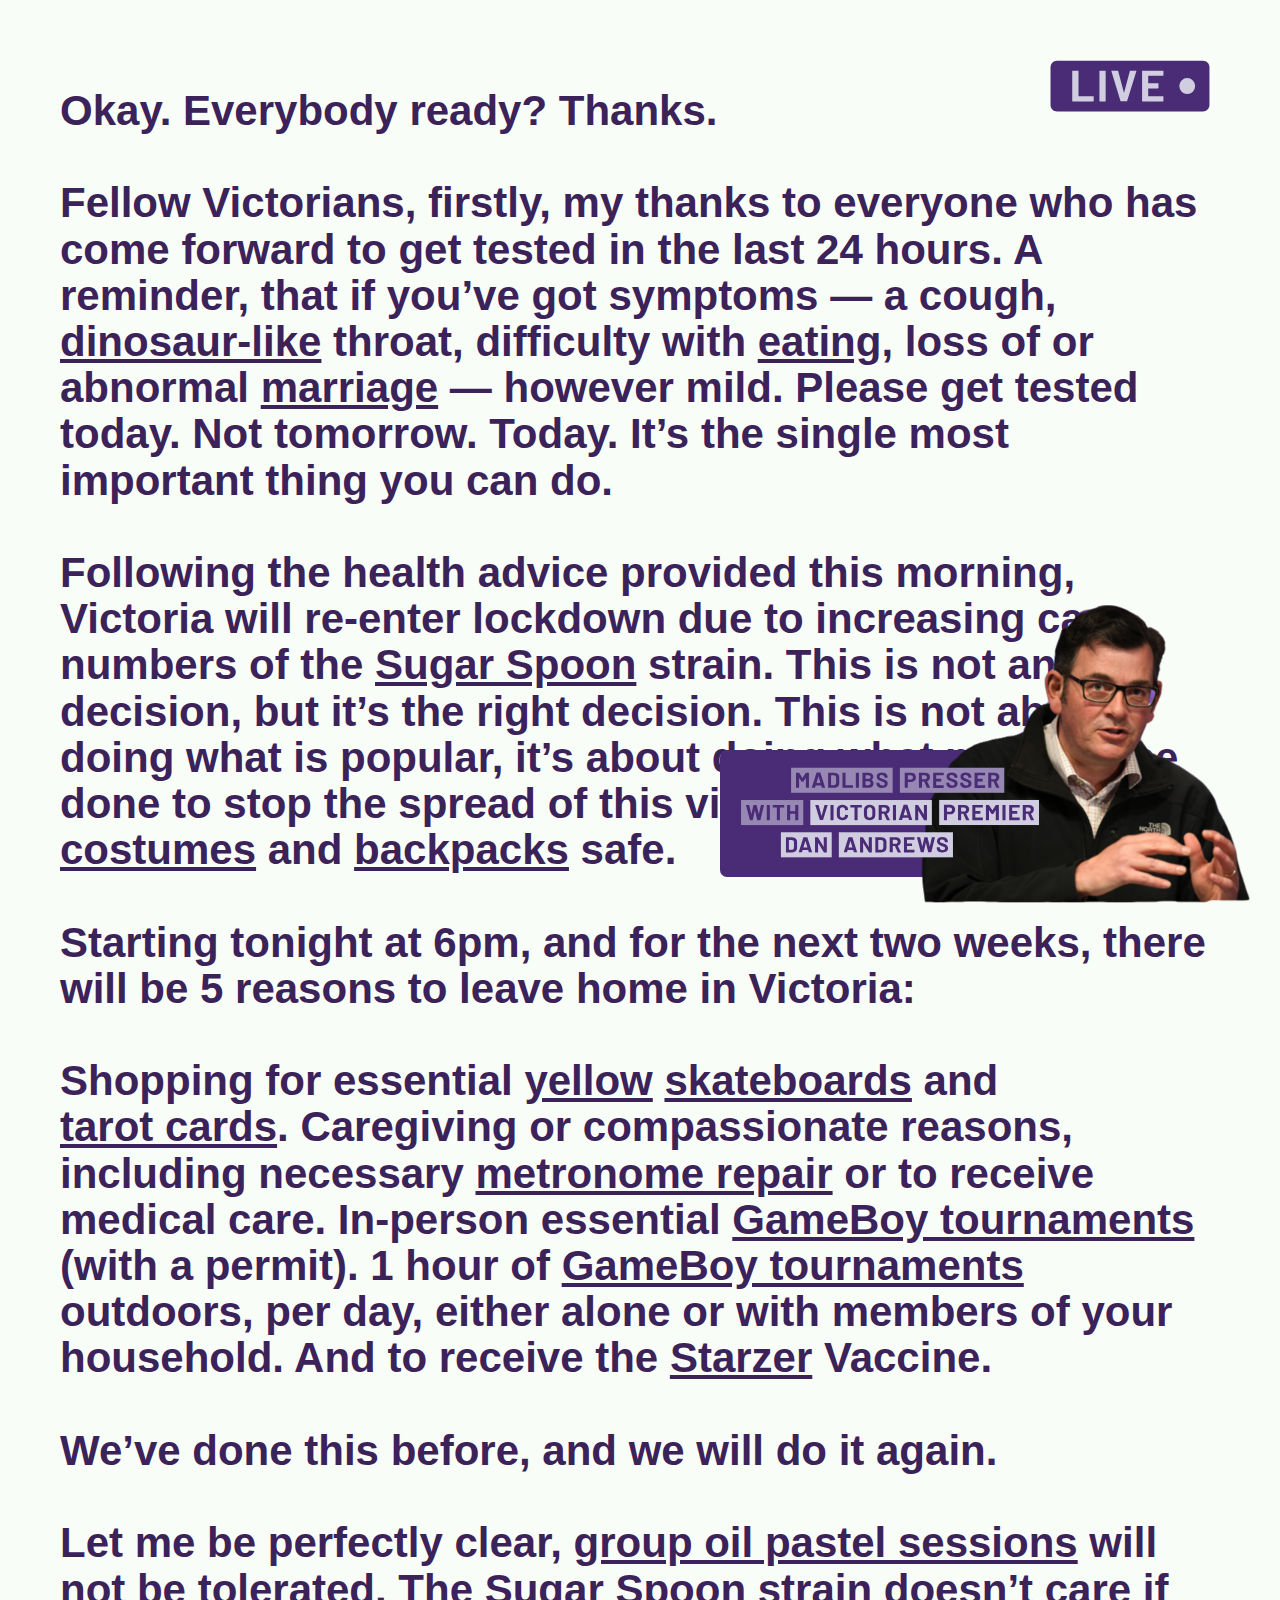
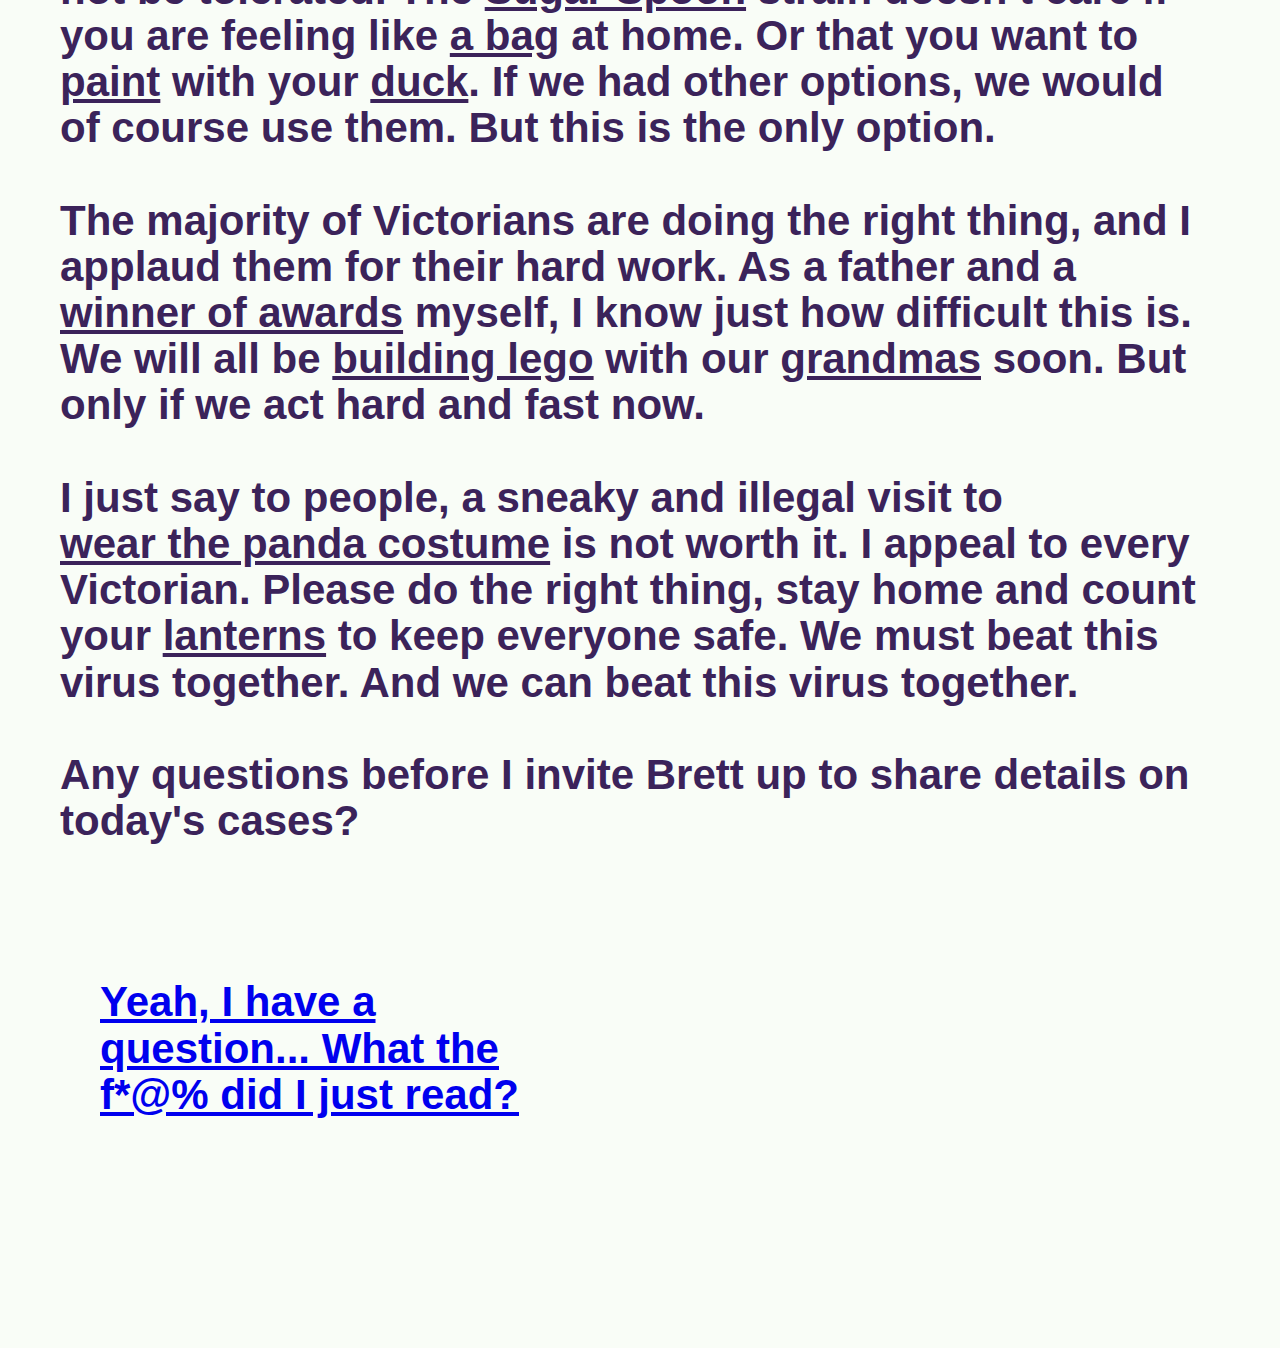
<file: madlibs/index.html>
<!DOCTYPE html>
<html>
  <head>
    <meta charset="UTF-8">
  	<meta name="viewport" content="width=device-width,initial-scale=1">
    <title>MadLibs Presser with Dan</title>
    <link rel="stylesheet" href="assets/css/reset.css" type="text/css">
  	<link rel="stylesheet" href="assets/css/main.css" type="text/css">
  	<script src="assets/js/jquery-3.4.1.min.js"></script>
  	<script src="assets/js/main.js"></script>
    <link rel="icon" type="image/svg+xml" href="assets/images/favicon.svg">
  </head>
  <body>
    <!-- DO NOT REMOVE ABOVE -->
    <!-- start here -->

    <div class="imgDan" onClick="refreshPage()">
      <img id="randomDan" alt="Daniel Andrews">
    </div>
    <div class="heading">
      <img id="title" src="assets/images/Title.svg" alt="">
    </div>
    <div class="bar"></div>

    <div class="live" onClick="refreshPage()">
      <?xml version="1.0" encoding="utf-8"?>
      <svg version="1.1" id="Layer_1" xmlns="http://www.w3.org/2000/svg" xmlns:xlink="http://www.w3.org/1999/xlink" x="0px" y="0px"
         viewBox="0 0 123 40" style="enable-background:new 0 0 123 40;" xml:space="preserve">
      <style type="text/css">
        .st02{fill:#4A2B75;}
        .st12{fill:#D1CDE1;}
      </style>
      <path class="st02" d="M117.6,39.5H5.4c-2.8,0-5-2.2-5-5v-29c0-2.8,2.2-5,5-5h112.2c2.8,0,5,2.2,5,5v29
        C122.6,37.2,120.4,39.5,117.6,39.5z"/>
      <g>
        <path class="st12" d="M17.2,31.7c-0.1-0.1-0.1-0.2-0.1-0.3V8.6c0-0.1,0-0.2,0.1-0.3c0.1-0.1,0.2-0.1,0.3-0.1h4c0.1,0,0.2,0,0.3,0.1
          c0.1,0.1,0.1,0.2,0.1,0.3v19c0,0.1,0.1,0.2,0.2,0.2h11.1c0.1,0,0.2,0,0.3,0.1c0.1,0.1,0.1,0.2,0.1,0.3v3.3c0,0.1,0,0.2-0.1,0.3
          c-0.1,0.1-0.2,0.1-0.3,0.1H17.5C17.4,31.8,17.3,31.8,17.2,31.7z"/>
        <path class="st12" d="M38.1,31.7C38,31.6,38,31.6,38,31.4V8.6c0-0.1,0-0.2,0.1-0.3c0.1-0.1,0.2-0.1,0.3-0.1h4c0.1,0,0.2,0,0.3,0.1
          c0.1,0.1,0.1,0.2,0.1,0.3v22.9c0,0.1,0,0.2-0.1,0.3c-0.1,0.1-0.2,0.1-0.3,0.1h-4C38.3,31.8,38.2,31.8,38.1,31.7z"/>
        <path class="st12" d="M54.2,31.5l-7-22.9l0-0.1c0-0.2,0.1-0.3,0.4-0.3h4.3c0.2,0,0.4,0.1,0.5,0.3L56.8,25c0,0.1,0.1,0.1,0.1,0.1
          c0,0,0.1,0,0.1-0.1l4.4-16.5c0.1-0.2,0.2-0.3,0.5-0.3h4.2c0.1,0,0.2,0,0.3,0.1c0.1,0.1,0.1,0.2,0,0.3l-7.1,22.9
          c-0.1,0.2-0.2,0.3-0.4,0.3h-4.3C54.5,31.8,54.3,31.7,54.2,31.5z"/>
        <path class="st12" d="M87.1,12.1c-0.1,0.1-0.2,0.1-0.3,0.1H75.7c-0.1,0-0.2,0.1-0.2,0.2v5.2c0,0.1,0.1,0.2,0.2,0.2H83
          c0.1,0,0.2,0,0.3,0.1c0.1,0.1,0.1,0.2,0.1,0.3v3.3c0,0.1,0,0.2-0.1,0.3c-0.1,0.1-0.2,0.1-0.3,0.1h-7.3c-0.1,0-0.2,0.1-0.2,0.2v5.5
          c0,0.1,0.1,0.2,0.2,0.2h11.1c0.1,0,0.2,0,0.3,0.1c0.1,0.1,0.1,0.2,0.1,0.3v3.3c0,0.1,0,0.2-0.1,0.3c-0.1,0.1-0.2,0.1-0.3,0.1H71.2
          c-0.1,0-0.2,0-0.3-0.1c-0.1-0.1-0.1-0.2-0.1-0.3V8.6c0-0.1,0-0.2,0.1-0.3C71,8.2,71,8.2,71.2,8.2h15.6c0.1,0,0.2,0,0.3,0.1
          c0.1,0.1,0.1,0.2,0.1,0.3v3.3C87.2,12,87.2,12.1,87.1,12.1z"/>
      </g>
      <circle id="blinking" class="st12" cx="105.5" cy="20" r="6.1"/>
      </svg>
    </div>

    <div class="transcript"> 
    Okay. <div class="greeting"></div>
    <BR></BR>
    Fellow Victorians, firstly, my thanks to everyone who has come forward to get tested in the last 24 hours. A reminder, that if you’ve got symptoms &#8212 a cough, <div class="insert blank1"></div> throat, difficulty with <div class="insert blank2"></div>, loss of or abnormal <div class="insert blank3"></div> &#8212 however mild. Please get tested today. Not tomorrow. Today. It’s the single most important thing you can do.
    <BR></BR>
    Following the health advice provided this morning, Victoria will re-enter lockdown due to increasing case numbers of the <div class="insert blank4"></div> strain. This is not an easy decision, but it’s the right decision. This is not about doing what is popular, it’s about doing what needs to be done to stop the spread of this virus, in order to keep all <div class="insert blank5"></div> and <div class="insert blank6"></div> safe. 
    <BR></BR>
    Starting tonight at 6pm, and for the next two weeks, there will be 5 reasons to leave home in Victoria:
    <BR></BR>
    Shopping for essential <div class="insert blank7"></div> <div class="insert blank8"></div> and <div class="insert blank9"></div>. 
    Caregiving or compassionate reasons, including necessary <div class="insert blank10"></div> or to receive medical care. 
    In-person essential <div class="insert blank11"></div> (with a permit).
    1 hour of <div class="insert blank12"></div> outdoors, per day, either alone or with members of your household. 
    And to receive the <div class="insert blank13"></div> Vaccine.
    <BR></BR>
    We’ve done this before, and we will do it again. 
    <BR></BR>
    Let me be perfectly clear, <div class="insert blank14"></div> will not be tolerated. The <div class="insert blank4"></div> strain doesn’t care if you are feeling like <div class="insert blank15"></div> at home. Or that you want to <div class="insert blank16"></div> with your <div class="insert blank17"></div>. If we had other options, we would of course use them. But this is the only option. 
    <BR></BR>
    The majority of Victorians are doing the right thing, and I applaud them for their hard work. As a father and a <div class="insert blank18"></div> myself, I know just how difficult this is. We will all be <div class="insert blank19"></div> with our <div class="insert blank20"></div> soon. But only if we act hard and fast now. 
    <BR></BR>
    I just say to people, a sneaky and illegal visit to <div class="insert blank21"></div> is not worth it. I appeal to every Victorian. Please do the right thing, stay home and count your <div class="insert blank22"></div> to keep everyone safe. We must beat this virus together. And we can beat this virus together. 
    <BR></BR>
    Any questions before I invite Brett up to share details on today's cases?
    </div>   
    
    <div class="footer">
    <a href="https://en.wikipedia.org/wiki/Mad_Libs" target="_blank">Yeah, I have a question... What the f*@% did I just read?</a>
    </div>

    <!-- DO NOT REMOVE BELOW -->
    <!-- end here -->
  </body>
</html>
</file>
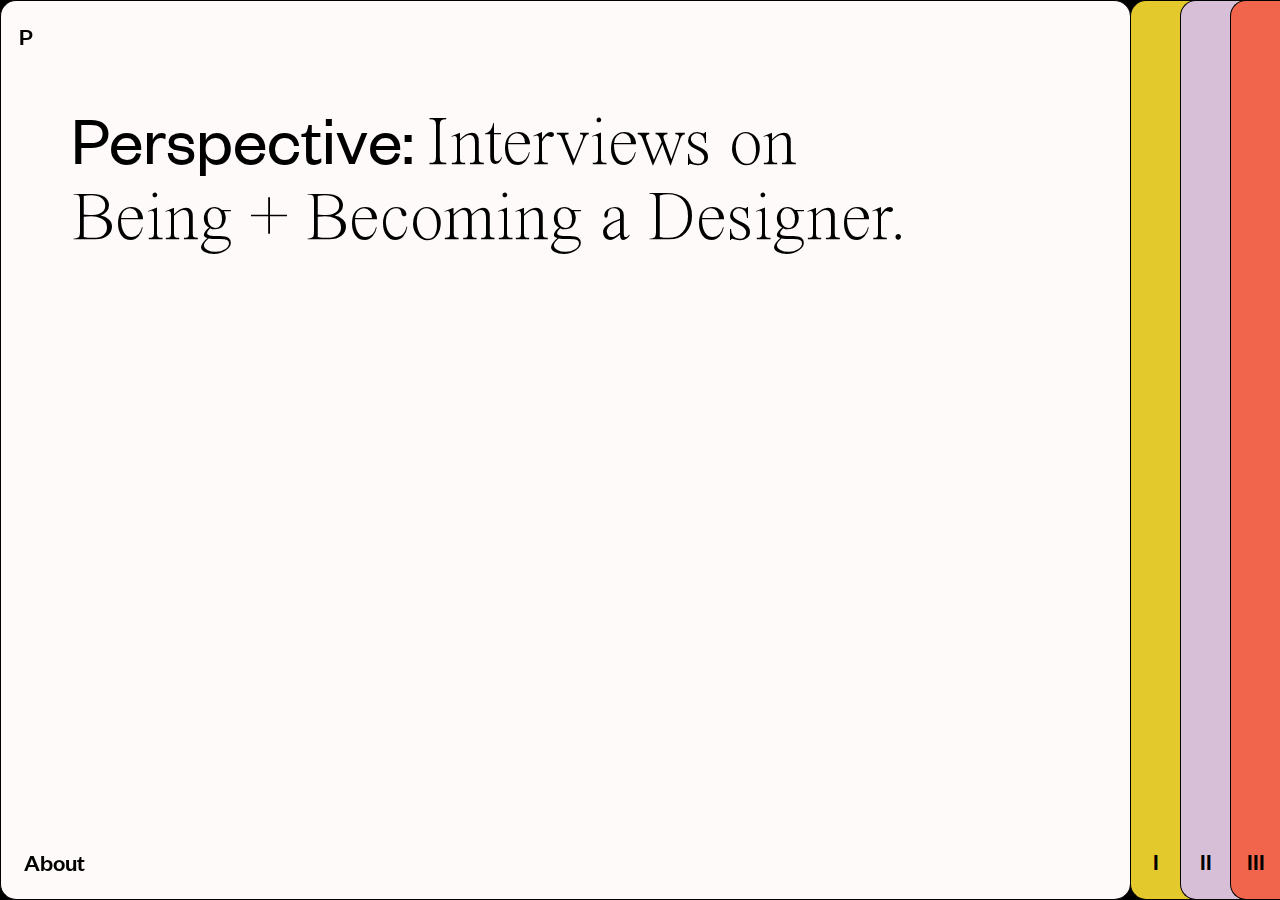
<file: perspective/index.html>
<!DOCTYPE html>
<html>
  <head>
    <meta charset="UTF-8">
  	<meta name="viewport" content="width=device-width,initial-scale=1">
    <title>Perspective: Design</title>
    <link rel="stylesheet" href="assets/css/reset.css" type="text/css">
  	<link rel="stylesheet" href="assets/css/main.css" type="text/css">
    <link rel="icon" type="image/svg+xml" href="assets/images/favicon.svg">
    <link rel="icon" type="image/png" href="assets/images/favicon.png">
  	<script src="assets/js/jquery-3.4.1.min.js"></script>
  	<script src="assets/js/main.js"></script>
  </head>
  <body>
    <!-- DO NOT REMOVE ABOVE -->
    <!-- start here -->
    <div class="main-home">P</div>
    <div class="about-tab-trigger">About</div>
    

    <div class="page">

      <div class="home">
        <div class="title">
          <div class="FGR-title">Perspective: <span class="TNSL-title">Interviews on Being + Becoming a Designer.</span></div>
        </div>
      </div>

      <div class="about-tab">
        <div class="about-tab-close">+</div>
        <div class="about-inner">
          <div class="about-text">
            <div class="about-side">
              A series five of interviews with multidisciplinary designers, whose research and practice explores the role of design in addressing the complex social, cultural, and environmental challenges we face today. They offer advice for recent graduates and reflect on their experiences as designers, whilst discussing education, design culture and the future of design.
            </div>
            <div class="about-side">
              Thank you to Melis, Gene, Harold, Tim and Mieke for taking the time to answer my questions and for sharing so generously. And to Simone Hill for your support and guidance in the development of this project, it would most certainly not have happened without your help. 
            </div>
          </div>
        <div class="about-copy">Amelia Stockman, Monash University, 2021.</div>
        </div>
      </div>

      <div class="section-1">
        <div class="section-1-tab right">
          <div class="marker">I</div>
        </div>
        <div class="by-designer">
            <div class="sub-head-by-designer">Explore by designer.</div>

            <div class="wrap"><div class="designer melis"><span class="underline"><span class="FGR">Melis</span><span class="TNSL"> Senova</span></span></span><span class="dot melis">&nbsp;&#8226;</span></div></div>
            <div class="interview me-i">
              <div class="escape me-i">Close</div>
              <div class="interview-name">Melis Senova</div>
              <div class="interview-inner">

                <div class="qa-block first">
                  <div class="i-question">
                    HOW DO YOU DEFINE DESIGN?
                  </div>
                  <div class="i-answer">
                    <div class="a-paragraph">
                      The way that I typically talk about design is the intentional and deliberate bringing into being of something – and that doesn't necessarily need to be a new thing, it could even be the removal of something, it could just be an improvement of something – but it's the process of going about that, deliberately and intentionally, with a creative frame.
                    </div>
                  </div>
                </div>

                <div class="qa-block">
                  <div class="i-question">
                    HOW MANY YEARS HAVE YOU BEEN A DESIGNER AND HOW DID YOU FIND YOURSELF PURSUING A CAREER IN THIS FIELD?
                  </div>
                  <div class="i-answer">
                    <div class="a-paragraph">
                      My undergrad is in biomedical engineering and I majored in neurosciences. I was really always interested in the human in the system, whatever that was, so my orientation has always been a fascination around this being and how it experiences living. I thought that perhaps, if I specialised in neurosciences, I'd be able to work that out, because at that stage, I thought the brain did everything and everything I was interested in. While I was in Japan doing research and imaging brains, I had this dream. There was this eyeball suspended on its own in space, and it was just spinning around frantically trying to see itself. And I woke up going, holy shit, this whole field of brain research is futile. It’s like a brain trying to work out how the brain works – and it’s just not for me.
                    </div>
                    <div class="a-paragraph">
                      I realised that what I was really interested in was understanding the human and designing for that understanding, so that is why I did my PhD in human centred design. I worked with fighter pilots and jets at the Defence Department, DSTO, looking at situational awareness and workload when designing complicated environments to understand what role design could play in improving the system performance – when the human as a system was pushed to its limit, and when technology was pushed to its limit. And then I left because of all sorts of moral and ethical dilemmas that come with the industry. I didn't want the application of my efforts to be in that direction, so I left. And I've been working in design since I submitted my PhD 20 years ago.
                    </div>  
                  </div>
                </div>

                <div class="qa-block">
                  <div class="i-question">
                    WHAT'S ONE THING YOU ARE PROUD OF DESIGNING AND ONE THING YOU REGRET DESIGNING? WHY?
                  </div>
                  <div class="i-answer">
                    <div class="a-paragraph">
                      I'm surprised that this is the one that's come up as the one that I'm the most proud of, but I was responsible for the rear camera on the Ford Territory, which was the first time that the rear camera was put on an Australian made production vehicle. The reason why I'm proud of that is because at that time, there had been a number of accidents with toddlers being hit in people’s driveways when they were reversing.
                    </div>
                    <div class="a-paragraph">
                      It took me 18 months to convince the executives to do it, and the constraints that they put on the design were ridiculous. It had to be zero on cost, no new parts, everything carryover, no changes to assembly, no changes to make – it was as if they were trying to make it so that it couldn't happen. The way I got it through was I literally, with a supplier in cahoots, kidnapped the head of purchasing. We put him in a Territory and we put a tricycle in his blind spot, and we said, “Okay, we just want you to do your head check and start reversing.” And he did it, he started to move back. And then I turned the camera on and he saw the tricycle there. And I said, “No on cost, no changes to...” I just read out the engineering constraints. And he said, “Okay” and he signed on the spot.
                    </div>
                    <div class="a-paragraph">
                      So that for me, you know, was a David and Goliath kind of story where a twenty-nothing, PhD upstart, woman in automotive manufacturing was running around trying to make change – that was huge, and I'm very proud of that.
                    </div>
                    <div class="a-paragraph">
                      The thing that I regret, it's not a lack of pride because I think the work that I did was really good, but it's actually my PhD when I was at the defence department and the reason I left. To be able to answer my research question – which was a human question about situational awareness and workload, and the role of design in highly technical environments – I developed a technology to be able to spatialize audio so that I could do my experiments.
                    </div>
                    <div class="a-paragraph">
                      That technology needed to work in the simulator in the air operations division, which meant it needed to be really light from a coding perspective and it needed to be really accurate, and because I was using it for PhD research, it had to run on really cheap equipment. And so, because of the constraints – and this is why I love constraints in design – I had to be really creative with what that was. But then that tiny little piece of code was shared with a French head up display manufacturer, and they connected that code with head mounted weapon systems. I found out like four or five years after I had created it, so I was just sort of in the process of submitting my PhD when I found out where that code had wandered off to. And because I had been offered to stay on at DSTO at that stage, and I kind of just said goodbye and left. So that feels... a bit shit.
                    </div>
                    <div class="a-paragraph">
                      At first it was, "I'm never ever going to let that happen again." And from there I wanted to go into the most innocuous industry that I possibly could, like a really, really clear industry where what you did resulted in the very physical, tangible thing that you could see, which for me was the automotive industry. At the same time, I had issues with that because I have always had a love of nature, and we were making more cars, and the whole environmental impact of that. But in the context of what just happened with the code from my PhD, the work I did at Ford, it was almost like redemption as well, and that's probably why it felt really good to get that camera in.
                    </div>
                    <div class="a-paragraph">
                      So, I think at first it was, "I'm never ever going to let that happen again." But then there's also this thing that I have had to really work hard on, which is that there's a little bit of arrogance in that statement. You are not an almighty being that can control the downline impact of your work – it's just not something that you can do.
                    </div>
                    <div class="a-paragraph">
                      But what did happen was that those experiences really informed the starting principles of Huddle, and the way that we position that organisation, the work that we’ve done, and the values and the belief system that was deliberately created. Those values were actually founded on Greek mythology around eudaimonia, you know, how to live a well lived life. And it's basically: know truth, do good, make beauty. The purpose of Huddle is to do meaningful work and positively affect humanity. A lot of those experiences informed the design of the next thing that I did, which has been Huddle since 2009. But I really do think it's an arrogant stance to assume that you have control over all of your design actions. I don't think that's possible.
                    </div>  
                  </div>
                </div>

                <div class="qa-block">
                  <div class="i-question">
                    WHAT'S ONE THING YOU’VE LEARNT FROM A MENTOR AND ONE THING YOU’VE LEARNT FROM SOMEONE YOU MENTORED AS A DESIGNER?
                  </div>
                  <div class="i-answer">
                    <div class="a-paragraph">
                      One of the things that I love about doing the coaching side of what I do, and I hate that word, I just don't know what else to call it... But every single person I've worked with in that capacity, I've learned from. In every single session there's something which just blows my mind. And I guess, from that, the general thing that I keep learning over and over again is the generosity of the human spirit. That when you enable connection, like your heart is open and you're there in service with others, that people are incredibly generous and courageous in their sharing. And it blows me away every single time that I experience that. And I feel like that is in all of us. There are so many layers that we build around us to protect ourselves, that most of the time, we don't get to see that in each other. And I learn that from the people that I work with all the time.
                    </div>
                    <div class="a-paragraph">
                      One of my mentors taught me to not be shy to bring in my interest in ancient wisdom and spirituality to inform my design practice. My book This Human is actually informed by the chakras and it's arranged in that order. It starts with the crown chakra and ends in the root chakra. And I chose that order of things because it's the flow of manifestation, which for me is like design, where you go from insight to delivery. I'm really fascinated by this feeling, that I think the current version of humanity has, where we're finding all of this stuff out as if it's new – whereas there have been knowledge systems that have existed for 1000’s of years that have kind of worked a lot of this shit out already.
                    </div>  
                  </div>
                </div>

                <div class="qa-block">
                  <div class="i-question">
                    WHAT DO YOU WISH WAS TAUGHT TO MORE DESIGN STUDENTS, OR FOCUSED ON MORE HEAVILY IN DESIGN EDUCATION?
                  </div>
                  <div class="i-answer">
                    <div class="a-paragraph">
                      The thing that I teach my students, in the context of design ethics, is that the best thing you can do is to continue to deepen your reflective practice and understand who is actually doing the designing. What are the values sitting behind the decisions that you make that have you privilege certain things over others, have you notice certain insights over other insights? Just constantly be doing the work. So that what you put out into the world as a designer is an authentic expression of the impact you want to have, because you know who you are, you know what's informing and designing.
                    </div>
                    <div class="a-paragraph">
                      I've been doing lots of work this year around surrender and letting go, professionally and personally. And one of the biggest things around that whole experiment has been around letting go of preference like, I really want things to turn out like this, or I would really prefer if this happened, and just learning to let that go. And in design, there can't be any judgement around what that looks like for people in terms of what their values are, and their belief systems are, and how that they manifest and design. It's highly likely there are going to be designers out there that are informed by completely different principles and values that perhaps you and I will be informed by. And there's an acceptance that needs to come with that. Even though, you know, they might be designing mining extraction machinery. Where we sort of go, “Really? We're still... okay, all right, that's still happening... but this is the world that I want to create, so I will put my energy over there.”
                    </div>
                    <div class="a-paragraph">
                      It's the meta skills that designers need to be able to navigate the tensions and trade offs that they are always going to find themselves in, by the very nature of the job that they do, that we don't teach how to navigate. We don't teach people how to identify when it's your intuition that's speaking to you versus your intellect. We don't teach people how to have conversations when the work that they've been asked to do is in complete violation with their values. We don't teach designers how to respectfully establish the boundaries around their practice, what they will do, what they won't do. But they are the things that I'm talking about in terms of the meta skills.
                    </div>
                    <div class="a-paragraph">
                      We don't we don't teach designers how to dissolve the visceral tension that's held in their bodies, when as a designer, they need to remain neutral when they're doing their design research or their design action, when they're actually having physical responses to the content that they're working with. We don't talk about how to deal with that. And there's no no clinical supervision in design. In psychology and therapy practices, they have the clinical supervision that happens where they can debrief and get support and whatever. But designers go into family violence contexts and do family violence research, then come back and have to work out what to do with the information about a toddler being bashed to death. But that is the content of the world of design, and there’s just nothing that's there. I feel really strongly about this, I feel like it's irresponsible for design education to not do that because we send designers out into this world saying, go do good! Make big change! Work in social change! Work in the areas that have the most, you know, trauma. But we don't do the other stuff.
                    </div>  
                  </div>
                </div>

                <div class="qa-block">
                  <div class="i-question">
                    IF YOU HAD ONE A SMALL PIECE OF ADVICE FOR A DESIGN GRADUATE WHAT WOULD IT BE?
                  </div>
                  <div class="i-answer">
                    <div class="a-paragraph">
                      I think I would just say, really learn how to back yourself. Learn what you need to be able to be your own cheer squad. And the reason why I would say that is because design is a really powerful set of skills and tools and knowledge. And sometimes you will find yourself in a position where you have something to share that's not going to be popular with the people around you, and your skill set is too powerful for you to capitulate too early and too soon. So to be able to hold your ground and say no actually, I know that this is not a popular piece of information, but the work that I've done and the research that I've done, and the insights that are informing this are too important to dismiss, and to really be able to back yourself in those conversations.
                    </div>
                    <div class="a-paragraph">
                      And there's a real subtlety in what I'm saying. One of the superpowers that I think really amazing designers have is one of humility. To be able to remain humble. And you might think that that sits in paradox with what I just said, which is to back yourself, but humility comes from having a stance of always being open, always learning, always looking for the opportunity to improve. And when you back yourself in a conversation, you actually increase the chances of there being some friction and a learning opportunity, actually, for you to be able to go, okay, the way that this person is responding to what I've just said is quite heightened, what do I have to learn here? Was it in my delivery? Was it in the thing? And so on. So those two things together work beautifully as a part of a reflective practice, which is the other thing that I continue to say, all designers need to have a really strong reflective practice. So they can integrate constantly, and improve.
                    </div>  
                  </div>
                </div>

                <div class="qa-block last">
                  <div class="i-question">
                    WHAT QUESTION ABOUT DESIGN DO YOU NOT HAVE THE ANSWER OR ANSWERS TO YET? WHAT ARE YOU CURRENTLY ASKING YOURSELF?
                  </div>
                  <div class="i-answer">
                    <div class="a-paragraph">
                      After beginning in neurosciences and moving from there into design, I feel like it's coming sort of full circle. After 20 years in the industry, doing design in all sorts of different contexts, I’m now interested in trying to uncover what therapeutic design might be; and that's just a word that I'm using just as a placeholder for trying to work out what the thing is, because I really don't know yet. But there have been so many experiences where I've been facilitating a design process – or even just a session with all sorts of people, from all sorts of different levels and hierarchies and industries, public, private, it doesn't matter where – and they've come up to me at the end of it and said, “I know that wasn't the intention, but that felt like therapy.”
                    </div>
                    <div class="a-paragraph">
                      One of the things that often gets missed, I think, is that the model of design that we get taught is very centric. It's actually very masculine, but I don't mean that in a gendered way, I mean that in an energetic, masculine way. Like if you think about Yin and Yang, it's very Yang. With this model of design there's a problem, and the problem needs a solution, and we're going to use design to make sure that problem has the best outcome and the best impact. And we go through this Double Diamond Process, and here are the tools, and here are the frameworks, and it's all very methodical. Even though within it we talk about intuition, imagination and ambiguity and all of that sort of stuff.
                    </div>
                    <div class="a-paragraph">
                      The model of design that we're taught is geared towards problem solving. And I just think that the world needs something different. It feels like we need a design process that is more alongside, supportive and healing, as opposed to an expert “I can help you solve a problem” – especially when you're working with vulnerable communities, or you're working with different cultures, or you're working with indigenous cultures, or you're working with children. My question is how do we move away from a problem solving orientation for design? And what is that?
                    </div>
                    <div class="a-paragraph">
                      And I'm also playing with this whole notion that the micro is the macro. We often talk about how there's yourself and then your family, and then your community, and then it goes up to encompass the whole world. But we seem to think that design that happens at the super system level looks very different from design that happens at the individual level. I feel as though the same scale that exists outside of us also exists within us, and if we can consider a design approach that acknowledges that change within manifests itself as change outside, and we believe that totally, then it will fundamentally impact the way that we know design today. Because design is very externally oriented as well which is why I wrote This Human which is more about the internal experience of design.
                    </div>  
                  </div>
                </div>

              </div>  
            </div>

            <div class="wrap"><div class="designer gene"><span class="underline"><span class="FGR">Gene</span><span class="TNSL"> Bawden</span></span></span><span class="dot gene">&nbsp;&#8226;</span></div></div>
            <div class="interview g-i">
              <div class="escape g-i">Close</div>
              <div class="interview-name">Gene Bawden</div>
              <div class="interview-inner">

                <div class="qa-block first">
                  <div class="i-question">
                    HOW DO YOU DEFINE DESIGN?
                  </div>
                  <div class="i-answer">
                    <div class="a-paragraph">
                      As a purpose. Design has so much capacity for change, within itself and its influence on the world. Design is a responsibility.
                    </div>
                  </div>
                </div>

                <div class="qa-block">
                  <div class="i-question">
                    HOW MANY YEARS HAVE YOU BEEN A DESIGNER AND HOW DID YOU FIND YOURSELF PURSUING A CAREER IN THIS FIELD?
                  </div>
                  <div class="i-answer">
                    <div class="a-paragraph">
                      30+ years. I grew up in a remote mining town in Queensland. Originally, I wanted to be an architect because that’s as much as I knew about design. But 2 weeks before enrolling in a Brisbane Architecture degree I discovered this thing called “graphic design” in Melbourne. I immediately knew it was a much better fit!
                    </div>
                  </div>
                </div>

                <div class="qa-block">
                  <div class="i-question">
                    WHAT'S ONE THING YOU ARE PROUD OF DESIGNING AND ONE THING YOU REGRET DESIGNING? WHY?
                  </div>
                  <div class="i-answer">
                    <div class="a-paragraph">
                      I’m proud of a few things, and embarrassed by lots. HyperSext City is the latest project I’ve designed that I’m most proud of. It’s a collaborative project that brought together a passionate group of people from XYX Lab and outside experts. The design has purpose; to inform and communicate data about sexual harassment that otherwise is never seen by the public. As a designer obsessed with the potential for typography, this was an ideal project to really demonstrate how powerful it could be.
                    </div>
                    <div class="a-paragraph">
                      Regrets? I have a few. As a young graduate in the late 80s I worked in the Marketing Department of The Age (when it was an actual thriving newspaper). I never questioned the sponsorship of projects, happily plastering cigarette logos over promotions for sporting and cultural events. I also regret asking a staff photographer to photograph a page I’d designed as I set it on fire... inside a studio with smoke alarms. Causing an entire building to evacuate for a design idea was pretty embarrassing. It was for page one... it did look good though. Very authentic.
                    </div>  
                  </div>
                </div>

                <div class="qa-block">
                  <div class="i-question">
                    WHAT'S ONE THING YOU’VE LEARNT FROM A MENTOR AND ONE THING YOU’VE LEARNT FROM SOMEONE YOU MENTORED AS A DESIGNER?
                  </div>
                  <div class="i-answer">
                    <div class="a-paragraph">
                      Very early in my career, a very grumpy French production manager at ‘The Age’ gave me one piece of advice: if an opportunity is presented that you don’t think you’re ready for, take it anyway. It really pushes you out of your comfort zone.
                    </div>
                    <div class="a-paragraph">
                      And from younger designers: humility. I’ve taught some genius designers. And all of my Adobe shortcuts I owe to students showing them to me!
                    </div>
                  </div>
                </div>

                <div class="qa-block">
                  <div class="i-question">
                    WHAT DO YOU WISH WAS TAUGHT TO MORE DESIGN STUDENTS, OR FOCUSED ON MORE HEAVILY IN DESIGN EDUCATION?
                  </div>
                  <div class="i-answer">
                    <div class="a-paragraph">
                      Responsibility. What you put in the world has impact, but it needs to be positive and affirmative impact, not more stuff that people don’t need. If it doesn’t add to the world in a positive way, don’t design it.
                    </div>
                  </div>
                </div>

                <div class="qa-block">
                  <div class="i-question">
                    IF YOU HAD ONE A SMALL PIECE OF ADVICE FOR A DESIGN GRADUATE WHAT WOULD IT BE?
                  </div>
                  <div class="i-answer">
                    <div class="a-paragraph">
                      Humility... again. Your education begins AFTER you leave the university. Learn from the world; but critique it at the same time. Question your own decisions and have the guts to say ‘no’ to things that you know are not right. As a designer, consider who is your design is for but more importantly who might you be excluding? And consider the non-human world. We live in a complex and delicate ecology. Being ‘human-centred’ is a mantra that can only be enacted if the non-human is carefully woven into that centre also. Landfill is arguably full of things designed as ‘human centred’.
                    </div>
                  </div>
                </div>

                <div class="qa-block last">
                  <div class="i-question">
                    WHAT QUESTION ABOUT DESIGN DO YOU NOT HAVE THE ANSWER OR ANSWERS TO YET? WHAT ARE YOU CURRENTLY ASKING YOURSELF?
                  </div>
                  <div class="i-answer">
                    <div class="a-paragraph">
                      What is the future of work for designers? In 10 years, time what does that ‘work’ look like? How is it being impacted by new technologies, data, AI, climate; cultural shifts... how will design be influenced by these rapid changes, but more importantly how can it influence this future of change?
                    </div>
                  </div>
                </div>

              </div>  
            </div>

            <div class="wrap"><div class="designer harold"><span class="underline"><span class="FGR">Harold</span><span class="TNSL"> Nelson</span></span></span><span class="dot harold">&nbsp;&#8226;</span></div></div>
            <div class="interview h-i">
              <div class="escape h-i">Close</div>
              <div class="interview-name">Harold Nelson</div>
              <div class="interview-inner">

                <div class="qa-block first">
                  <div class="i-question">
                    HOW DO YOU DEFINE DESIGN?
                  </div>
                  <div class="i-answer">
                    <div class="a-paragraph">
                      Designing is way-finding.<br>
                      Designing steers evolution.<br>
                      Designing causes reality.<br>
                      Designing navigates intension.<br>
                      Designing manifests intention.<br>
                      Designing disrupts and continues the world.<br>
                      Designing augments humans.<br>
                      Designing manifests human agency.<br>
                      Designing relates, links, connects and bonds things.<br>
                      Designing is service.<br>
                      Designing is the behaviour of social systems.<br>
                      Designing aims desire.<br>
                      Designing discerns what ought to become real and makes it real.<br>
                      Designing is inquiry for action followed by action.<br>
                      Designing is making things.<br>
                      Designing reveals the design mind in action.<br>
                      Designing is prudent action.<br>
                    </div>  
                  </div>
                </div>

                <div class="qa-block">
                  <div class="i-question">
                    HOW MANY YEARS HAVE YOU BEEN A DESIGNER AND HOW DID YOU FIND YOURSELF PURSUING A CAREER IN THIS FIELD?
                  </div>
                  <div class="i-answer">
                    <div class="a-paragraph">
                      52 years. I joined the US Navy ‘to see the world’. As a result, my experiences of some of the greatest cities of the world plus the remains of seminal Western civilizations plunged me into the world of architecture and I wanted to join up. I became a licensed architect and found myself asking questions about design that went beyond the reach of architecture. I went to graduate school at UC Berkeley where I got a second terminal degree in architecture and designed my own Ph.D. degree in Social Systems Design. Since my degree did not fit into any prescribed academic field or professional practice I worked in a variety of established fields until I had the opportunity to design a graduate program in Whole Systems Design. I went on to a career of consulting, teaching and praxis in systemic designing.
                    </div>
                  </div>
                </div>

                <div class="qa-block">
                  <div class="i-question">
                    WHAT'S ONE THING YOU ARE PROUD OF DESIGNING AND ONE THING YOU REGRET DESIGNING? WHY?
                  </div>
                  <div class="i-answer">
                    <div class="a-paragraph">
                      In my architectural experience I am proud of a particular building that is an example of what I call deep design. Deep design is based on deep beliefs and values that transcend the visible appearances and experiences of normative material design.
                    </div>
                    <div class="a-paragraph">
                      I regret designing condominiums for a ski area developer. The first building was an end in itself while the second type of architecture was a means to an end – profit for the developer. The first had intrinsic value in itself and is the kind of value I try to create in my design projects. It also is imbued with ethical values that need to be asserted in designing outcomes.
                    </div>
                    <div class="a-paragraph">
                      In my experience as an academic I am proud of designing a graduate department in Whole Systems Design. The two constituent programs were designed around the pedagogy of designing and systemics. The degree process was a design process.
                    </div>
                    <div class="a-paragraph">
                      I came to believe that design is a culture of inquiry that is distinct from science and the arts and humanities. Design continues to evolve from its prehistoric roots and remains a design in process. The logics of design is systemics.
                    </div>  
                  </div>
                </div>

                <div class="qa-block">
                  <div class="i-question">
                    WHAT'S ONE THING YOU’VE LEARNT FROM A MENTOR AND ONE THING YOU’VE LEARNT FROM SOMEONE YOU MENTORED AS A DESIGNER?
                  </div>
                  <div class="i-answer">
                    <div class="a-paragraph">
                      I learned from a dear friend and mentor that we design the systems we use to make inquiries – we design our inquiring systems. The scientific method is a design. The rules for writing good papers at University are design protocols. Design inquiry is itself a design.
                    </div>
                    <div class="a-paragraph">
                      One big idea that a student shared with me was: &#8220;Remember people like to change, they just don’t like being changed.&#8221; That influenced my work from that point on.
                    </div>
                  </div>
                </div>

                <div class="qa-block">
                  <div class="i-question">
                    WHAT DO YOU WISH WAS TAUGHT TO MORE DESIGN STUDENTS, OR FOCUSED ON MORE HEAVILY IN DESIGN EDUCATION?
                  </div>
                  <div class="i-answer">
                    <div class="a-paragraph">
                      Design students should be taught that design is not an applied science nor a practical art. It is its own culture of inquiry with its own postulates, axioms and values. It is a service that requires a contractual relationship with clients and stakeholders. Design is not problem solving... it is problem creating.
                    </div>
                    <div class="a-list-title">
                      <span class="underline-list">Required design abilities for the 21st Century:</span>
                    </div>
                    <div class="a-list-item">
                      To be able to take a systemic design stance or approach and give direction to intention – intension
                    </div>
                    <div class="a-list-item">
                      Have the ability to see in-between constituent elements and emergent wholes – systemics
                    </div>
                    <div class="a-list-item">
                      Have the ability to choose requisite elements and frame system limits – judgement
                    </div>
                    <div class="a-list-item">
                      Have the ability to recognize or discover universals – research
                    </div>
                    <div class="a-list-item">
                      Have the ability to make a systemic appraisal and evaluation of design realities – sustainability
                    </div>
                    <div class="a-list-item">
                      Have the ability to discern, protect and repair essential relationships, links, connections and bonds in-between requisite elements or events – design
                    </div>
                    <div class="a-list-item">
                      Have the ability to (1) self-design, (2) design in support of self and (3) design on behalf of others – service
                    </div>
                    <div class="a-list-item last">
                      Have the ability to create design teams and cohorts and manage design processes – praxis
                    </div>
                    <div class="a-paragraph">
                      Design education involves the conjunction of becoming (capacitation) and being (ability) a designer. Design students need to learn how to learn as students and as practitioners (life-long learning).
                    </div>  
                  </div>
                </div>

                <div class="qa-block">
                  <div class="i-question">
                    IF YOU HAD ONE A SMALL PIECE OF ADVICE FOR A DESIGN GRADUATE WHAT WOULD IT BE?
                  </div>
                  <div class="i-answer">
                    <div class="a-paragraph">
                      <span class="quote">&#8220;Never treat another as a means only but as an end in themselves&#8221;</span> – Kant
                    </div>
                  </div>
                </div>

                <div class="qa-block">
                  <div class="i-question">
                    WHAT QUESTION ABOUT DESIGN DO YOU NOT HAVE THE ANSWER OR ANSWERS TO YET? WHAT ARE YOU CURRENTLY ASKING YOURSELF?
                  </div>
                  <div class="i-answer">
                    <div class="a-paragraph">
                      What do we want design and designers to be? How do we innovate design?
                    </div>
                  </div>
                </div>

                <div class="qa-block last">
                  <div class="i-question">
                    WHAT QUESTION DO YOU WISH I HAD ASKED YOU?
                  </div>
                  <div class="i-answer">
                    <div class="a-paragraph">
                      How are ‘well formed’ design questions formed? What are some well formed questions for systemic designers?
                    </div>
                  </div>
                </div>

              </div>  
            </div>

            <div class="wrap"><div class="designer tim"><span class="underline"><span class="FGR">Tim</span><span class="TNSL"> Evans</span></span></span><span class="dot tim">&nbsp;&#8226;</span></div></div>
            <div class="interview t-i">
              <div class="escape t-i">Close</div>
              <div class="interview-name">Tim Evans</div>
              <div class="interview-inner">

                <div class="qa-block first">
                  <div class="i-question">
                    HOW DO YOU DEFINE DESIGN?
                  </div>
                  <div class="i-answer">
                    <div class="a-paragraph">
                      Would you like to start with an easier question? Design is an optimistic process of change.
                    </div>
                  </div>
                </div>

                <div class="qa-block">
                  <div class="i-question">
                    HOW MANY YEARS HAVE YOU BEEN A DESIGNER AND HOW DID YOU FIND YOURSELF PURSUING A CAREER IN THIS FIELD?
                  </div>
                  <div class="i-answer">
                    <div class="a-paragraph">
                      I believe in conscious and unconscious design, I think we are all designers and usually do so through unconscious design, we make decisions, interact and cause change. I have been conscious of this process for about 15 years and you could say a design practitioner.
                    </div>
                  </div>
                </div>

                <div class="qa-block">
                  <div class="i-question">
                    WHAT'S ONE THING YOU ARE PROUD OF DESIGNING AND ONE THING YOU REGRET DESIGNING? WHY?
                  </div>
                  <div class="i-answer">
                    <div class="a-paragraph">
                      My proudest moment as a designer comes on days when I hear stories of people who I have taught or influenced doing great work. I think the world needs more designers, and as a designer there is limited work I can do. The biggest impact I can have is to share my passion for design, the mindset that I should be employed and have those people evangelise design also.
                    </div>
                    <div class="a-paragraph">
                      When teaching design I try not to focus too much on the hard skills, or methodologies, but more on the mindset and beliefs which are constantly evolving but look something like this...
                    </div>
                    <div class="a-list-title">
                      <span class="underline-list">Design is:</span>
                    </div>
                    <div class="a-list-item">
                      Optimistic: It should always stem from a place of possibility not constraint.
                    </div>
                    <div class="a-list-item">
                      Iterative and evolving: It's never done and can always be better or differently.
                    </div>
                    <div class="a-list-item last">
                      Empathetic: People should be at the heart of everything we do.
                    </div>
                    <div class="a-paragraph">
                      The thing I regret designing: When I first started out as a design professional I worked in finance, and was on a team who designed ‘buy now pay later’ credit cards. These cards were designed to optimise the debt carried by the individual, by creating a situation where they could afford to pay the interest but not the principle.
                    </div>
                  </div>
                </div>

                <div class="qa-block">
                  <div class="i-question">
                    WHAT'S ONE THING YOU’VE LEARNT FROM A MENTOR AND ONE THING YOU’VE LEARNT FROM SOMEONE YOU MENTORED AS A DESIGNER?
                  </div>
                  <div class="i-answer">
                    <div class="a-paragraph">
                      <span class="quote">&#8220;Design is a job, a serious important fucking job, the world isn’t broken. It’s working exactly as we designed it, which means we fucked up.&#8221;</span> – Mike Monteiro
                    </div>
                    <div class="a-paragraph">
                      More than half of the job is creating the crucible where good design can occur.
                    </div>
                  </div>
                </div>

                <div class="qa-block">
                  <div class="i-question">
                    WHAT DO YOU WISH WAS TAUGHT TO MORE DESIGN STUDENTS, OR FOCUSED ON MORE HEAVILY IN DESIGN EDUCATION?
                  </div>
                  <div class="i-answer">
                    <div class="a-paragraph">
                      Ethics – Why it's important to design for good.<br>
                      Mindset – Forget about process and skills for a minute.<br>
                      Business – Your design is dead on arrival if it can't be sold, or sustained by and organisation or system.
                    </div>
                    <div class="a-paragraph">
                      Most importantly: How to teach and pass on design as a skill set for others. Half of what I do is empower people and organisations with the skills to see things through a design lens, and it's hard to find graduate designers who don't just want to apply design to someone, rather than designing with or for someone.
                    </div>
                  </div>
                </div>

                <div class="qa-block">
                  <div class="i-question">
                    IF YOU HAD ONE A SMALL PIECE OF ADVICE FOR A DESIGN GRADUATE WHAT WOULD IT BE?
                  </div>
                  <div class="i-answer">
                    <div class="a-paragraph">
                      Study as many varied fields as you can, enough so that you're dangerous but not enough so as you become complacent. Especially business, technology, finance and psychology. These skills will allow you to sit at most tables and get invited back.
                    </div>
                  </div>
                </div>

                <div class="qa-block last">
                  <div class="i-question">
                    WHAT QUESTION ABOUT DESIGN DO YOU NOT HAVE THE ANSWER OR ANSWERS TO YET? WHAT ARE YOU CURRENTLY ASKING YOURSELF?
                  </div>
                  <div class="i-answer">
                    <div class="a-paragraph">What is design?</div>
                  </div>
                </div>

              </div>  
            </div>

            <div class="wrap"><div class="designer mieke"><span class="underline"><span class="FGR">Mieke</span><span class="TNSL"> van der Bijl-Brouwer</span></span></span><span class="dot mieke">&nbsp;&#8226;</span></div></div>
            <div class="interview mi-i">
              <div class="escape mi-i">Close</div>
              <div class="interview-name">Mieke van der Bijl-Brouwer</div>
              <div class="interview-inner">

                <div class="qa-block first">
                  <div class="i-question">
                    HOW DO YOU DEFINE DESIGN?
                  </div>
                  <div class="i-answer">
                    <div class="a-paragraph">
                      The synthesis of interventions (products, services, procedures, programs etc.) that are intentionally aimed at changing existing situations into desired ones.
                    </div>
                  </div>
                </div>

                <div class="qa-block">
                  <div class="i-question">
                    HOW MANY YEARS HAVE YOU BEEN A DESIGNER AND HOW DID YOU FIND YOURSELF PURSUING A CAREER IN THIS FIELD?
                  </div>
                  <div class="i-answer">
                    <div class="a-paragraph">On and off for 20 years although most of that time I worked as an academic.</div>
                  </div>
                </div>

                <div class="qa-block">
                  <div class="i-question">
                    WHAT'S ONE THING YOU ARE PROUD OF DESIGNING AND ONE THING YOU REGRET DESIGNING? WHY?
                  </div>
                  <div class="i-answer">
                    <div class="a-paragraph">
                      Proud of: ‘coaching team’ process for Partners in Recovery, aimed at closing the feedback loop for people who work in service provision for people with severe mental illness. Even though the concept was not implemented by PiR, the underlying principles were picked up by various public sector organisations in Australia.
                    </div>
                    <div class="a-paragraph">
                      Not so proud of: a framework for wellbeing that organisations could use to improve wellbeing for their staff, students, citizens etc. It was very much informed and driven by Western ways of thinking about wellbeing and we realised very late in the process that we should have considered a more multicultural perspective. We did not manage to convince our client of this perspective.
                    </div>
                  </div>
                </div>

                <div class="qa-block">
                  <div class="i-question">
                    WHAT'S ONE THING YOU’VE LEARNT FROM A MENTOR AND ONE THING YOU’VE LEARNT FROM SOMEONE YOU MENTORED AS A DESIGNER?
                  </div>
                  <div class="i-answer">
                    <div class="a-paragraph">
                      From a mentor: look at impact on a small scale. You don't have to improve the whole world. Start with small things for small groups of people.
                    </div>
                    <div class="a-paragraph">
                      From mentees: Becoming more aware of power relationships and differences (from a recent graduate). That leadership is about mobilising others, often peers, by being brave to speak out while at the same time being respectful (from a very brave student who challenged her peers to change group dynamics). And lots of other stuff!
                    </div>
                  </div>
                </div>

                <div class="qa-block">
                  <div class="i-question">
                    WHAT DO YOU WISH WAS TAUGHT TO MORE DESIGN STUDENTS, OR FOCUSED ON MORE HEAVILY IN DESIGN EDUCATION?
                  </div>
                  <div class="i-answer">
                    <div class="a-paragraph">
                      Something we call ‘designer resilience’ – being emotionally able to deal with ambiguity, uncertainty, set back etc. particularly when working in complex spaces.
                    </div>
                    <div class="a-paragraph">
                      Strangely enough ‘designing’ as we keep on adding more topics to curricula, which sometimes starts to cannibalize off the core design expertise that is important for students.
                    </div>
                    <div class="a-paragraph">
                      Transdisciplinary skills to work across disciplines including understanding of systems/complexity, epistemic sensitivity (being aware and respecting other ways of knowing), listening etc.
                    </div>
                  </div>
                </div>

                <div class="qa-block">
                  <div class="i-question">
                    IF YOU HAD ONE A SMALL PIECE OF ADVICE FOR A DESIGN GRADUATE WHAT WOULD IT BE?
                  </div>
                  <div class="i-answer">
                    <div class="a-paragraph">
                      What I share with every graduate: Don't look for the unicorn but keep it small and start experimenting soon. Complexity is about lots of small and safe to fail experiments, rather than designing silver bullets.
                    </div>
                  </div>
                </div>

                <div class="qa-block">
                  <div class="i-question">
                    WHAT QUESTION ABOUT DESIGN DO YOU NOT HAVE THE ANSWER OR ANSWERS TO YET? WHAT ARE YOU CURRENTLY ASKING YOURSELF?
                  </div>
                  <div class="i-answer">
                    <div class="a-paragraph">
                      What is the role of design/designers in societal transitions. How much impact can we really have as designers and which types of challenges/contexts are best to leverage our design expertise?
                    </div>
                  </div>
                </div>

                <div class="qa-block last">
                  <div class="i-question">
                    WHAT QUESTION DO YOU WISH I HAD ASKED YOU?
                  </div>
                  <div class="i-answer">
                    <div class="a-paragraph">
                      What does it feel like or mean to you to be designing for complex social and environmental issues?
                    </div>
                  </div>
                </div>

              </div>  
            </div>

        </div>
      </div>

      <div class="section-2">
        <div class="section-2-tab right">
          <div class="marker">II</div>
        </div>
        <div class="by-question">
          <div class="sub-head-by-question">Explore by question.</div>

          <div class="question-inner">

              <div class="question-trigger q1">
                <div class="question-text">How do you define design?</div>
                <div class="arrow q1">
                  <svg class="arrows2" xmlns="http://www.w3.org/2000/svg" viewBox="0 0 18.75 24.47"><defs><style>.cls-1{fill:none;stroke:black;stroke-miterlimit:10;}</style></defs><g id="Layer_2" data-name="Layer 2"><g id="Layer_1-2" data-name="Layer 1"><line class="cls-1" x1="9.38" x2="9.38" y2="23.64"/><polyline class="cls-1" points="18.36 11.82 9.38 23.64 0.4 11.82"/></g></g></svg>
                </div>
              </div>
              <div class="question-content q1">
                <div class="lable">MS:</div>
                <div class="response pad-top">
                  The way that I typically talk about design is the intentional and deliberate bringing into being of something – and that doesn't necessarily need to be a new thing, it could even be the removal of something, it could just be an improvement of something – but it's the process of going about that, deliberately and intentionally, with a creative frame.
                </div>
                <div class="lable">GB:</div>
                <div class="response">
                  As a purpose. Design has so much capacity for change, within itself and its influence on the world. Design is a responsibility.
                </div>
                <div class="lable">HN:</div>
                <div class="response">
                  Designing is way-finding.<br>
                  Designing steers evolution.<br>
                  Designing causes reality.<br>
                  Designing navigates intension.<br>
                  Designing manifests intention.<br>
                  Designing disrupts and continues the world.<br>
                  Designing augments humans.<br>
                  Designing manifests human agency.<br>
                  Designing relates, links, connects and bonds things.<br>
                  Designing is service.<br>
                  Designing is the behaviour of social systems.<br>
                  Designing aims desire.<br>
                  Designing discerns what ought to become real and makes it real.<br>
                  Designing is inquiry for action followed by action.<br>
                  Designing is making things.<br>
                  Designing reveals the design mind in action.<br>
                  Designing is prudent action.<br>
                </div>
                <div class="lable">TE:</div>
                <div class="response">
                  Would you like to start with an easier question? Design is an optimistic process of change.
                </div>
                <div class="lable">MB:</div>
                <div class="response pad-end">
                  The synthesis of interventions (products, services, procedures, programs etc.) that are intentionally aimed at changing existing situations into desired ones.
                </div>
              </div>

              <div class="question-trigger q2">
                <div class="question-text">How many years have you been a designer and how did you find yourself pursuing a career in this field?</div>
                <div class="arrow q2">
                  <svg class="arrows2" xmlns="http://www.w3.org/2000/svg" viewBox="0 0 18.75 24.47"><defs><style>.cls-1{fill:none;stroke:black;stroke-miterlimit:10;}</style></defs><g id="Layer_2" data-name="Layer 2"><g id="Layer_1-2" data-name="Layer 1"><line class="cls-1" x1="9.38" x2="9.38" y2="23.64"/><polyline class="cls-1" points="18.36 11.82 9.38 23.64 0.4 11.82"/></g></g></svg>
                </div>
              </div>
              <div class="question-content q2">
                <div class="lable">MS:</div>
                <div class="response pad-top">
                  My undergrad is in biomedical engineering and I majored in neurosciences. I was really always interested in the human in the system, whatever that was, so my orientation has always been a fascination around this being and how it experiences living. I thought that perhaps, if I specialised in neurosciences, I'd be able to work that out, because at that stage, I thought the brain did everything and everything I was interested in. While I was in Japan doing research and imaging brains, I had this dream. There was this eyeball suspended on its own in space, and it was just spinning around frantically trying to see itself. And I woke up going, holy shit, this whole field of brain research is futile. It’s like a brain trying to work out how the brain works – and it’s just not for me.
                  <br><br>
                  I realised that what I was really interested in was understanding the human and designing for that understanding, so that is why I did my PhD in human centred design. I worked with fighter pilots and jets at the Defence Department, DSTO, looking at situational awareness and workload when designing complicated environments to understand what role design could play in improving the system performance – when the human as a system was pushed to its limit, and when technology was pushed to its limit. And then I left because of all sorts of moral and ethical dilemmas that come with the industry. I didn't want the application of my efforts to be in that direction, so I left. And I've been working in design since I submitted my PhD 20 years ago.
                </div>
                <div class="lable">GB:</div>
                <div class="response">
                  30+ years. I grew up in a remote mining town in Queensland. Originally, I wanted to be an architect because that’s as much as I knew about design. But 2 weeks before enrolling in a Brisbane Architecture degree I discovered this thing called “graphic design” in Melbourne. I immediately knew it was a much better fit!
                </div>
                <div class="lable">HN:</div>
                <div class="response">
                  52 years. I joined the US Navy ‘to see the world’. As a result, my experiences of some of the greatest cities of the world plus the remains of seminal Western civilizations plunged me into the world of architecture and I wanted to join up. I became a licensed architect and found myself asking questions about design that went beyond the reach of architecture. I went to graduate school at UC Berkeley where I got a second terminal degree in architecture and designed my own Ph.D. degree in Social Systems Design. Since my degree did not fit into any prescribed academic field or professional practice I worked in a variety of established fields until I had the opportunity to design a graduate program in Whole Systems Design. I went on to a career of consulting, teaching and praxis in systemic designing.
                </div>
                <div class="lable">TE:</div>
                <div class="response">
                  I believe in conscious and unconscious design, I think we are all designers and usually do so through unconscious design, we make decisions, interact and cause change. I have been conscious of this process for about 15 years and you could say a design practitioner.
                </div>
                <div class="lable">MB:</div>
                <div class="response pad-end">
                  On and off for 20 years although most of that time I worked as an academic.
                </div>
              </div>

              <div class="question-trigger q3">
                <div class="question-text">What's one thing you are proud of designing? Why?</div>
                <div class="arrow q3">
                  <svg class="arrows2" xmlns="http://www.w3.org/2000/svg" viewBox="0 0 18.75 24.47"><defs><style>.cls-1{fill:none;stroke:black;stroke-miterlimit:10;}</style></defs><g id="Layer_2" data-name="Layer 2"><g id="Layer_1-2" data-name="Layer 1"><line class="cls-1" x1="9.38" x2="9.38" y2="23.64"/><polyline class="cls-1" points="18.36 11.82 9.38 23.64 0.4 11.82"/></g></g></svg>
                </div>
              </div>
              <div class="question-content q3">
                <div class="lable">MS:</div>
                <div class="response pad-top">
                  I'm surprised that this is the one that's come up as the one that I'm the most proud of, but I was responsible for the rear camera on the Ford Territory, which was the first time that the rear camera was put on an Australian made production vehicle. The reason why I'm proud of that is because at that time, there had been a number of accidents with toddlers being hit in people’s driveways when they were reversing.
                  <br><br>
                  It took me 18 months to convince the executives to do it, and the constraints that they put on the design were ridiculous. It had to be zero on cost, no new parts, everything carryover, no changes to assembly, no changes to make – it was as if they were trying to make it so that it couldn't happen. The way I got it through was I literally, with a supplier in cahoots, kidnapped the head of purchasing. We put him in a Territory and we put a tricycle in his blind spot, and we said, “Okay, we just want you to do your head check and start reversing.” And he did it, he started to move back. And then I turned the camera on and he saw the tricycle there. And I said, “No on cost, no changes to...” I just read out the engineering constraints. And he said, “Okay” and he signed on the spot.
                  <br><br>
                  So that for me, you know, was a David and Goliath kind of story where a twenty-nothing, PhD upstart, woman in automotive manufacturing was running around trying to make change – that was huge, and I'm very proud of that.
                </div>
                <div class="lable">GB:</div>
                <div class="response">
                  I’m proud of a few things, and embarrassed by lots. HyperSext City is the latest project I’ve designed that I’m most proud of. It’s a collaborative project that brought together a passionate group of people from XYX Lab and outside experts. The design has purpose; to inform and communicate data about sexual harassment that otherwise is never seen by the public. As a designer obsessed with the potential for typography, this was an ideal project to really demonstrate how powerful it could be.
                </div>
                <div class="lable">HN:</div>
                <div class="response">
                  In my architectural experience I am proud of a particular building that is an example of what I call deep design. Deep design is based on deep beliefs and values that transcend the visible appearances and experiences of normative material design.
                  <br><br>
                  In my experience as an academic I am proud of designing a graduate department in Whole Systems Design. The two constituent programs were designed around the pedagogy of designing and systemics. The degree process was a design process.
                </div>
                <div class="lable">TE:</div>
                <div class="response">
                  My proudest moment as a designer comes on days when I hear stories of people who I have taught or influenced doing great work. I think the world needs more designers, and as a designer there is limited work I can do. The biggest impact I can have is to share my passion for design, the mindset that I should be employed and have those people evangelise design also.
                </div>
                <div class="lable">MB:</div>
                <div class="response pad-end">
                  Proud of: ‘coaching team’ process for Partners in Recovery, aimed at closing the feedback loop for people who work in service provision for people with severe mental illness. Even though the concept was not implemented by PiR, the underlying principles were picked up by various public sector organisations in Australia.
                </div>
              </div>

              <div class="question-trigger q4">
                <div class="question-text">What's one thing you regret designing? Why?</div>
                <div class="arrow q4">
                  <svg class="arrows2" xmlns="http://www.w3.org/2000/svg" viewBox="0 0 18.75 24.47"><defs><style>.cls-1{fill:none;stroke:black;stroke-miterlimit:10;}</style></defs><g id="Layer_2" data-name="Layer 2"><g id="Layer_1-2" data-name="Layer 1"><line class="cls-1" x1="9.38" x2="9.38" y2="23.64"/><polyline class="cls-1" points="18.36 11.82 9.38 23.64 0.4 11.82"/></g></g></svg>
                </div>
              </div>  
              <div class="question-content q4">
                <div class="lable">MS:</div>
                <div class="response pad-top">
                  The thing that I regret, it's not a lack of pride because I think the work that I did was really good, but it's actually my PhD when I was at the defence department and the reason I left. To be able to answer my research question – which was a human question about situational awareness and workload, and the role of design in highly technical environments – I developed a technology to be able to spatialize audio so that I could do my experiments.
                  <br><br>
                  That technology needed to work in the simulator in the air operations division, which meant it needed to be really light from a coding perspective and it needed to be really accurate, and because I was using it for PhD research, it had to run on really cheap equipment. And so, because of the constraints – and this is why I love constraints in design – I had to be really creative with what that was. But then that tiny little piece of code was shared with a French head up display manufacturer, and they connected that code with head mounted weapon systems. I found out like four or five years after I had created it, so I was just sort of in the process of submitting my PhD when I found out where that code had wandered off to. And because I had been offered to stay on at DSTO at that stage, and I kind of just said goodbye and left. So that feels... a bit shit.
                </div>
                <div class="lable">GB:</div>
                <div class="response">
                  Regrets? I have a few. As a young graduate in the late 80s I worked in the Marketing Department of The Age (when it was an actual thriving newspaper). I never questioned the sponsorship of projects, happily plastering cigarette logos over promotions for sporting and cultural events. I also regret asking a staff photographer to photograph a page I’d designed as I set it on fire... inside a studio with smoke alarms. Causing an entire building to evacuate for a design idea was pretty embarrassing. It was for page one... it did look good though. Very authentic.
                </div>
                <div class="lable">HN:</div>
                <div class="response">
                  I regret designing condominiums for a ski area developer. The first building was an end in itself while the second type of architecture was a means to an end – profit for the developer. The first had intrinsic value in itself and is the kind of value I try to create in my design projects. It also is imbued with ethical values that need to be asserted in designing outcomes.
                </div>
                <div class="lable">TE:</div>
                <div class="response">
                  The thing I regret designing: When I first started out as a design professional I worked in finance, and was on a team who designed ‘buy now pay later’ credit cards. These cards were designed to optimise the debt carried by the individual, by creating a situation where they could afford to pay the interest but not the principle.
                </div>
                <div class="lable">MB:</div>
                <div class="response pad-end">
                  Not so proud of: a framework for wellbeing that organisations could use to improve wellbeing for their staff, students, citizens etc. It was very much informed and driven by Western ways of thinking about wellbeing and we realised very late in the process that we should have considered a more multicultural perspective. We did not manage to convince our client of this perspective.
                </div>
              </div>
            
              <div class="question-trigger q5">
                <div class="question-text">What's one thing you’ve learnt from a mentor?</div>
                <div class="arrow q5">
                  <svg class="arrows2" xmlns="http://www.w3.org/2000/svg" viewBox="0 0 18.75 24.47"><defs><style>.cls-1{fill:none;stroke:black;stroke-miterlimit:10;}</style></defs><g id="Layer_2" data-name="Layer 2"><g id="Layer_1-2" data-name="Layer 1"><line class="cls-1" x1="9.38" x2="9.38" y2="23.64"/><polyline class="cls-1" points="18.36 11.82 9.38 23.64 0.4 11.82"/></g></g></svg>
                </div>
              </div>
              <div class="question-content q5">
                <div class="lable">MS:</div>
                <div class="response pad-top">
                  One of the things that I love about doing the coaching side of what I do, and I hate that word, I just don't know what else to call it... But every single person I've worked with in that capacity, I've learned from. In every single session there's something which just blows my mind. And I guess, from that, the general thing that I keep learning over and over again is the generosity of the human spirit. That when you enable connection, like your heart is open and you're there in service with others, that people are incredibly generous and courageous in their sharing. And it blows me away every single time that I experience that. And I feel like that is in all of us. There are so many layers that we build around us to protect ourselves, that most of the time, we don't get to see that in each other. And I learn that from the people that I work with all the time.
                </div>
                <div class="lable">GB:</div>
                <div class="response">
                  Very early in my career, a very grumpy French production manager at ‘The Age’ gave me one piece of advice: if an opportunity is presented that you don’t think you’re ready for, take it anyway. It really pushes you out of your comfort zone.
                </div>
                <div class="lable">HN:</div>
                <div class="response">
                  I learned from a dear friend and mentor that we design the systems we use to make inquiries – we design our inquiring systems. The scientific method is a design. The rules for writing good papers at University are design protocols. Design inquiry is itself a design.
                </div>
                <div class="lable">TE:</div>
                <div class="response">
                  <span class="quote">&#8220;Design is a job, a serious important fucking job, the world isn’t broken. It’s working exactly as we designed it, which means we fucked up.&#8221;</span> – Mike Monteiro. More than half of the job is creating the crucible where good design can occur.
                </div>
                <div class="lable">MB:</div>
                <div class="response pad-end">
                  Look at impact on a small scale. You don't have to improve the whole world. Start with small things for small groups of people.
                </div>
              </div>

              <div class="question-trigger q6">
                <div class="question-text">What's one thing you’ve learnt from someone you mentored as a designer?</div>
                <div class="arrow q6">
                  <svg class="arrows2" xmlns="http://www.w3.org/2000/svg" viewBox="0 0 18.75 24.47"><defs><style>.cls-1{fill:none;stroke:black;stroke-miterlimit:10;}</style></defs><g id="Layer_2" data-name="Layer 2"><g id="Layer_1-2" data-name="Layer 1"><line class="cls-1" x1="9.38" x2="9.38" y2="23.64"/><polyline class="cls-1" points="18.36 11.82 9.38 23.64 0.4 11.82"/></g></g></svg>
                </div>
              </div>  
              <div class="question-content q6">
                <div class="lable">MS:</div>
                <div class="response pad-top">
                  One of my mentors taught me to not be shy to bring in my interest in ancient wisdom and spirituality to inform my design practice. My book This Human is actually informed by the chakras and it's arranged in that order. It starts with the crown chakra and ends in the root chakra. And I chose that order of things because it's the flow of manifestation, which for me is like design, where you go from insight to delivery. I'm really fascinated by this feeling, that I think the current version of humanity has, where we're finding all of this stuff out as if it's new – whereas there have been knowledge systems that have existed for 1000’s of years that have kind of worked a lot of this shit out already.
                </div>
                <div class="lable">GB:</div>
                <div class="response">
                  From younger designers: humility. I’ve taught some genius designers. And all of my Adobe shortcuts I owe to students showing them to me!
                </div>
                <div class="lable">HN:</div>
                <div class="response">
                  One big idea that a student shared with me was: &#8220;Remember people like to change, they just don’t like being changed.&#8221; That influenced my work from that point on.
                </div>
                <div class="lable">MB:</div>
                <div class="response pad-end">
                  Becoming more aware of power relationships and differences (from a recent graduate). That leadership is about mobilising others, often peers, by being brave to speak out while at the same time being respectful (from a very brave student who challenged her peers to change group dynamics). And lots of other stuff!
                </div>
              </div>

              <div class="question-trigger q7">
                <div class="question-text">What do you wish was taught to more design students, or focused on more heavily in design education?</div>
                <div class="arrow q7">
                  <svg class="arrows2" xmlns="http://www.w3.org/2000/svg" viewBox="0 0 18.75 24.47"><defs><style>.cls-1{fill:none;stroke:black;stroke-miterlimit:10;}</style></defs><g id="Layer_2" data-name="Layer 2"><g id="Layer_1-2" data-name="Layer 1"><line class="cls-1" x1="9.38" x2="9.38" y2="23.64"/><polyline class="cls-1" points="18.36 11.82 9.38 23.64 0.4 11.82"/></g></g></svg>
                </div>
              </div>
              <div class="question-content q7">
                <div class="lable">MS:</div>
                <div class="response pad-top">
                  The thing that I teach my students, in the context of design ethics, is that the best thing you can do is to continue to deepen your reflective practice and understand who is actually doing the designing. What are the values sitting behind the decisions that you make that have you privilege certain things over others, have you notice certain insights over other insights? Just constantly be doing the work. So that what you put out into the world as a designer is an authentic expression of the impact you want to have, because you know who you are, you know what's informing and designing.
                  <br><br>
                  I've been doing lots of work this year around surrender and letting go, professionally and personally. And one of the biggest things around that whole experiment has been around letting go of preference like, I really want things to turn out like this, or I would really prefer if this happened, and just learning to let that go. And in design, there can't be any judgement around what that looks like for people in terms of what their values are, and their belief systems are, and how that they manifest and design. It's highly likely there are going to be designers out there that are informed by completely different principles and values that perhaps you and I will be informed by. And there's an acceptance that needs to come with that. Even though, you know, they might be designing mining extraction machinery. Where we sort of go, “Really? We're still... okay, all right, that's still happening... but this is the world that I want to create, so I will put my energy over there.”
                  <br><br>
                  It's the meta skills that designers need to be able to navigate the tensions and trade offs that they are always going to find themselves in, by the very nature of the job that they do, that we don't teach how to navigate. We don't teach people how to identify when it's your intuition that's speaking to you versus your intellect. We don't teach people how to have conversations when the work that they've been asked to do is in complete violation with their values. We don't teach designers how to respectfully establish the boundaries around their practice, what they will do, what they won't do. But they are the things that I'm talking about in terms of the meta skills.
                  <br><br>
                  We don't we don't teach designers how to dissolve the visceral tension that's held in their bodies, when as a designer, they need to remain neutral when they're doing their design research or their design action, when they're actually having physical responses to the content that they're working with. We don't talk about how to deal with that. And there's no no clinical supervision in design. In psychology and therapy practices, they have the clinical supervision that happens where they can debrief and get support and whatever. But designers go into family violence contexts and do family violence research, then come back and have to work out what to do with the information about a toddler being bashed to death. But that is the content of the world of design, and there’s just nothing that's there. I feel really strongly about this, I feel like it's irresponsible for design education to not do that because we send designers out into this world saying, go do good! Make big change! Work in social change! Work in the areas that have the most, you know, trauma. But we don't do the other stuff.
                </div>
                <div class="lable">GB:</div>
                <div class="response">
                  Responsibility. What you put in the world has impact, but it needs to be positive and affirmative impact, not more stuff that people don’t need. If it doesn’t add to the world in a positive way, don’t design it.
                </div>
                <div class="lable">HN:</div>
                <div class="response">
                  Design students should be taught that design is not an applied science nor a practical art. It is its own culture of inquiry with its own postulates, axioms and values. It is a service that requires a contractual relationship with clients and stakeholders. Design is not problem solving... it is problem creating.
                  <div class="r-list-title">
                    <span class="underline-list">Required design abilities for the 21st Century:</span>
                  </div>
                  <div class="r-list-item">
                    To be able to take a systemic design stance or approach and give direction to intention – intension
                  </div>
                  <div class="r-list-item">
                    Have the ability to see in-between constituent elements and emergent wholes – systemics
                  </div>
                  <div class="r-list-item">
                    Have the ability to choose requisite elements and frame system limits – judgement
                  </div>
                  <div class="r-list-item">
                    Have the ability to recognize or discover universals – research
                  </div>
                  <div class="r-list-item">
                    Have the ability to make a systemic appraisal and evaluation of design realities – sustainability
                  </div>
                  <div class="r-list-item">
                    Have the ability to discern, protect and repair essential relationships, links, connections and bonds in-between requisite elements or events – design
                  </div>
                  <div class="r-list-item">
                    Have the ability to (1) self-design, (2) design in support of self and (3) design on behalf of others – service
                  </div>
                  <div class="r-list-item last">
                    Have the ability to create design teams and cohorts and manage design processes – praxis
                  </div>
                  Design education involves the conjunction of becoming (capacitation) and being (ability) a designer. Design students need to learn how to learn as students and as practitioners (life-long learning).
                </div>
                <div class="lable">TE:</div>
                <div class="response">
                  Ethics – Why it's important to design for good.
                  <br>
                  Mindset – Forget about process and skills for a minute.
                  <br>
                  Business – Your design is dead on arrival if it can't be sold, or sustained by and organisation or system.
                  <br>
                  Most importantly: How to teach and pass on design as a skill set for others. Half of what I do is empower people and organisations with the skills to see things through a design lens, and it's hard to find graduate designers who don't just want to apply design to someone, rather than designing with or for someone.
                </div>
                <div class="lable">MB:</div>
                <div class="response pad-end">
                  Something we call ‘designer resilience’ – being emotionally able to deal with ambiguity, uncertainty, set back etc. particularly when working in complex spaces.
                  <br><br>
                  Strangely enough ‘designing’ as we keep on adding more topics to curricula, which sometimes starts to cannibalize off the core design expertise that is important for students.
                  <br><br>
                  Transdisciplinary skills to work across disciplines including understanding of systems/complexity, epistemic sensitivity (being aware and respecting other ways of knowing), listening etc.
                </div>
              </div>

              <div class="question-trigger q8">
                <div class="question-text">If you had one a small piece of advice for a design graduate what would it be?</div>
                <div class="arrow q8">
                  <svg class="arrows2" xmlns="http://www.w3.org/2000/svg" viewBox="0 0 18.75 24.47"><defs><style>.cls-1{fill:none;stroke:black;stroke-miterlimit:10;}</style></defs><g id="Layer_2" data-name="Layer 2"><g id="Layer_1-2" data-name="Layer 1"><line class="cls-1" x1="9.38" x2="9.38" y2="23.64"/><polyline class="cls-1" points="18.36 11.82 9.38 23.64 0.4 11.82"/></g></g></svg>
                </div>
              </div>
              <div class="question-content q8">
                <div class="lable">MS:</div>
                <div class="response pad-top">
                  I think I would just say, really learn how to back yourself. Learn what you need to be able to be your own cheer squad. And the reason why I would say that is because design is a really powerful set of skills and tools and knowledge. And sometimes you will find yourself in a position where you have something to share that's not going to be popular with the people around you, and your skill set is too powerful for you to capitulate too early and too soon. So to be able to hold your ground and say no actually, I know that this is not a popular piece of information, but the work that I've done and the research that I've done, and the insights that are informing this are too important to dismiss, and to really be able to back yourself in those conversations.
                  <br><br>
                  And there's a real subtlety in what I'm saying. One of the superpowers that I think really amazing designers have is one of humility. To be able to remain humble. And you might think that that sits in paradox with what I just said, which is to back yourself, but humility comes from having a stance of always being open, always learning, always looking for the opportunity to improve. And when you back yourself in a conversation, you actually increase the chances of there being some friction and a learning opportunity, actually, for you to be able to go, okay, the way that this person is responding to what I've just said is quite heightened, what do I have to learn here? Was it in my delivery? Was it in the thing? And so on. So those two things together work beautifully as a part of a reflective practice, which is the other thing that I continue to say, all designers need to have a really strong reflective practice. So they can integrate constantly, and improve.
                </div>
                <div class="lable">GB:</div>
                <div class="response">
                  Humility... again. Your education begins AFTER you leave the university. Learn from the world; but critique it at the same time. Question your own decisions and have the guts to say ‘no’ to things that you know are not right. As a designer, consider who is your design is for but more importantly who might you be excluding? And consider the non-human world. We live in a complex and delicate ecology. Being ‘human-centred’ is a mantra that can only be enacted if the non-human is carefully woven into that centre also. Landfill is arguably full of things designed as ‘human centred’.
                </div>
                <div class="lable">HN:</div>
                <div class="response">
                  <span class="quote">&#8220;Never treat another as a means only but as an end in themselves&#8221;</span> – Kant
                </div>
                <div class="lable">TE:</div>
                <div class="response">
                  Study as many varied fields as you can, enough so that you're dangerous but not enough so as you become complacent. Especially business, technology, finance and psychology. These skills will allow you to sit at most tables and get invited back.
                </div>
                <div class="lable">MB:</div>
                <div class="response pad-end">
                  What I share with every graduate: Don't look for the unicorn but keep it small and start experimenting soon. Complexity is about lots of small and safe to fail experiments, rather than designing silver bullets.
                </div>
              </div>

              <div class="question-trigger q9">
                <div class="question-text">What question about design do you not have the answer or answers to yet?</div>
                <div class="arrow q9">
                  <svg class="arrows2" xmlns="http://www.w3.org/2000/svg" viewBox="0 0 18.75 24.47"><defs><style>.cls-1{fill:none;stroke:black;stroke-miterlimit:10;}</style></defs><g id="Layer_2" data-name="Layer 2"><g id="Layer_1-2" data-name="Layer 1"><line class="cls-1" x1="9.38" x2="9.38" y2="23.64"/><polyline class="cls-1" points="18.36 11.82 9.38 23.64 0.4 11.82"/></g></g></svg>
                </div>
              </div>
              <div class="question-content q9">
                <div class="lable">MS:</div>
                <div class="response pad-top">
                  After beginning in neurosciences and moving from there into design, I feel like it's coming sort of full circle. After 20 years in the industry, doing design in all sorts of different contexts, I’m now interested in trying to uncover what therapeutic design might be; and that's just a word that I'm using just as a placeholder for trying to work out what the thing is, because I really don't know yet. But there have been so many experiences where I've been facilitating a design process – or even just a session with all sorts of people, from all sorts of different levels and hierarchies and industries, public, private, it doesn't matter where – and they've come up to me at the end of it and said, “I know that wasn't the intention, but that felt like therapy.”
                  <br><br>
                  One of the things that often gets missed, I think, is that the model of design that we get taught is very centric. It's actually very masculine, but I don't mean that in a gendered way, I mean that in an energetic, masculine way. Like if you think about Yin and Yang, it's very Yang. With this model of design there's a problem, and the problem needs a solution, and we're going to use design to make sure that problem has the best outcome and the best impact. And we go through this Double Diamond Process, and here are the tools, and here are the frameworks, and it's all very methodical. Even though within it we talk about intuition, imagination and ambiguity and all of that sort of stuff.
                  <br><br>
                  The model of design that we're taught is geared towards problem solving. And I just think that the world needs something different. It feels like we need a design process that is more alongside, supportive and healing, as opposed to an expert “I can help you solve a problem” – especially when you're working with vulnerable communities, or you're working with different cultures, or you're working with indigenous cultures, or you're working with children. My question is how do we move away from a problem solving orientation for design? And what is that?
                  <br><br>
                  And I'm also playing with this whole notion that the micro is the macro. We often talk about how there's yourself and then your family, and then your community, and then it goes up to encompass the whole world. But we seem to think that design that happens at the super system level looks very different from design that happens at the individual level. I feel as though the same scale that exists outside of us also exists within us, and if we can consider a design approach that acknowledges that change within manifests itself as change outside, and we believe that totally, then it will fundamentally impact the way that we know design today. Because design is very externally oriented as well which is why I wrote This Human which is more about the internal experience of design.
                </div>
                <div class="lable">GB:</div>
                <div class="response">
                  What is the future of work for designers? In 10 years, time what does that ‘work’ look like? How is it being impacted by new technologies, data, AI, climate; cultural shifts... how will design be influenced by these rapid changes, but more importantly how can it influence this future of change?
                </div>
                <div class="lable">HN:</div>
                <div class="response">
                  What do we want design and designers to be? How do we innovate design?
                </div>
                <div class="lable">TE:</div>
                <div class="response">
                  What is design?
                </div>
                <div class="lable">MB:</div>
                <div class="response pad-end">
                  What is the role of design/designers in societal transitions. How much impact can we really have as designers and which types of challenges/contexts are best to leverage our design expertise?
                </div>
              </div>

              <div class="question-trigger q10">
                <div class="question-text">What question do you wish I had asked you?</div>
                <div class="arrow q10">
                  <svg class="arrows2" xmlns="http://www.w3.org/2000/svg" viewBox="0 0 18.75 24.47"><defs><style>.cls-1{fill:none;stroke:black;stroke-miterlimit:10;}</style></defs><g id="Layer_2" data-name="Layer 2"><g id="Layer_1-2" data-name="Layer 1"><line class="cls-1" x1="9.38" x2="9.38" y2="23.64"/><polyline class="cls-1" points="18.36 11.82 9.38 23.64 0.4 11.82"/></g></g></svg>
                </div>
              </div>
              <div class="question-content q10">
                <div class="lable">HN:</div>
                <div class="response pad-top">
                  How are ‘well formed’ design questions formed? What are some well formed questions for systemic designers?
                </div>
                <div class="lable">MB:</div>
                <div class="response pad-end">
                  What does it feel like or mean to you to be designing for complex social and environmental issues?
                </div>
              </div>

          </div>
        </div>
      </div>

      <div class="section-3">
        <div class="section-3-tab right">
          <div class="marker">III</div>
        </div>
        <div class="library">
          <div class="sub-head-library">Explore the library.</div>
          <div class="library-inner">
            <div class="library-left">
              <div class="cover b1"><img class="width" src="assets/images/orbiting-the-giant-hairball.jpg" alt=""></div>
              <div class="cover b2"><img class="width" src="assets/images/feck-perfuction.jpeg" alt=""></div>
              <div class="cover b3"><img class="width" src="assets/images/the-design-way.jpg" alt=""></div>
              <div class="cover b4"><img class="width" src="assets/images/designing-design.jpeg" alt=""></div>
              <div class="cover b5"><img class="width" src="assets/images/notes-on-design.jpeg" alt=""></div>
              <div class="cover b6"><img class="width" src="assets/images/changing-design-education.jpg" alt=""></div>
              <div class="cover b7"><img class="width" src="assets/images/mckinsey-report.jpg" alt=""></div>
              <div class="cover b8"><img class="width" src="assets/images/designs-for-the-pluriverse.jpg" alt=""></div>
              <div class="video b9"><img class="height" src="assets/images/on-deep-designing.jpg" alt=""></div>
              <div class="cover b10"><img class="width" src="assets/images/this-human.jpg" alt=""></div>
              <div class="video b11"><img class="height" src="assets/images/on-the-darkside-of-design.jpg" alt=""></div>
              <div class="cover b12"><img class="width" src="assets/images/the-body-keeps-the-score.jpeg" alt=""></div>
              <div class="cover b13"><img class="width" src="assets/images/hidden-spring.jpeg" alt=""></div>
              <div class="cover b14"><img class="width" src="assets/images/dare-to-lead.jpeg" alt=""></div>
              <div class="cover b15"><img class="width" src="assets/images/pride-of-place.jpg" alt=""></div>
              <div class="cover b16"><img class="width" src="assets/images/collaborating-with-the-enemy.jpeg" alt=""></div>
              <div class="cover b17"><img class="width" src="assets/images/frame-innovation.jpeg" alt=""></div>
              <div class="video-s b18"><img class="height" src="assets/images/on-systems.jpg" alt=""></div>
              <div class="cover b19"><img class="width" src="assets/images/differences-that-make-a-difference.jpg" alt=""></div>
              <div class="cover b20"><img class="width" src="assets/images/on-purposeful-systems.jpg" alt=""></div>
              <div class="cover b21"><img class="width" src="assets/images/the-design-of-inquiring-systems.jpg" alt=""></div>
              <div class="cover b22"><img class="width" src="assets/images/dubberly-hurst-ritel.jpg" alt=""></div>
              <div class="cover b23"><img class="width" src="assets/images/the-universe-of-design.jpg" alt=""></div>
              <div class="cover b24"><img class="width" src="assets/images/dilemmas-in-general-planning.jpg" alt=""></div>
              <div class="video-s b25"><img class="height" src="assets/images/on-beauty.jpg" alt=""></div>
              <div class="cover b26"><img class="width" src="assets/images/in-praise-of-shadows.jpeg" alt=""></div>
              <div class="video-s b27"><img class="height" src="assets/images/tony-duquette.jpeg" alt=""></div>
            </div>
            <div class="library-right">

              <div class="book-wrap b1">
                  <div class="recommended-by">Recommended by Melis Senova</div>
                  <div class="book-info">
                    <a href="https://www.penguin.com.au/books/orbiting-the-giant-hairball-9780670879830" target="_blank" class="book-title"><span class="book-underline">Orbiting the Giant Hairball:<span class="book-sub"> A Corporate Fool's Guide to Surviving with Grace – Gordon MacKenzie</span></span>&nbsp;<?xml version="1.0" encoding="utf-8"?><svg class="arrows3" version="1.1" id="Layer_1" xmlns="http://www.w3.org/2000/svg" xmlns:xlink="http://www.w3.org/1999/xlink" x="0px" y="0px" viewBox="0 0 18.8 24.5" style="enable-background:new 0 0 18.8 24.5;" xml:space="preserve"><style type="text/css">.st0{fill:none;stroke:black;stroke-miterlimit:10;}</style><g id="Layer_2_1_"><g id="Layer_1-2"><line class="st0" x1="16.5" y1="2.8" x2="2.2" y2="21.7"/><polyline class="st0" points="2.2,6.8 16.5,2.8 16.5,17.7"/></g></g></svg></a>
                    <div class="book-description">
                      Creativity is crucial to business success. But too often, even the most innovative organisation quickly becomes a "giant hairball” – a tangled, impenetrable mass of rules, traditions, and systems, all based on what worked in the past – that exercises an inexorable pull into mediocrity. Gordon McKenzie worked at Hallmark Cards for thirty years, many of which he spent inspiring his colleagues to slip the bonds of Corporate Normalcy and rise to orbit – to a mode of dreaming, daring and doing above and beyond the rubber-stamp confines of the administrative mind-set. In his deeply funny book, exuberantly illustrated in full colour, he shares the story of his own professional evolution, together with lessons on awakening and fostering creative genius.
                      <br><br>
                      <span class="initial">MELIS SENOVA:</span> It’s a book about innovation and creativity, but it's written from the perspective of an artist. And it's also written from the perspective of a person, you know? Not an entrepreneur, not a startup, not a venture capitalist, none of that innovation space. But the “I've dedicated my life to this one company” space. The hairball is Hallmark cards, and he teaches you how to orbit and maintain your creativity, maintain your impact, and keep driving innovation and stuff without getting sucked into the vortex. And it's beautiful. Get the hardcopy if you can because he's got little funny little illustrations and stuff. 
                    </div>
                  </div>
                </div>

              <div class="book-wrap hidden b2">
                <div class="recommended-by">Recommended by Tim Evans</div>
                <div class="book-info">
                  <a href="https://www.amazon.com.au/Feck-Perfuction-Dangerous-Business-Creativity/dp/1452166366" target="_blank" class="book-title"><span class="book-underline">Feck Perfuction:<span class="book-sub"> Dangerous Ideas on the Business of Creativity – James Victore</span></span>&nbsp;<?xml version="1.0" encoding="utf-8"?><svg class="arrows3" version="1.1" id="Layer_1" xmlns="http://www.w3.org/2000/svg" xmlns:xlink="http://www.w3.org/1999/xlink" x="0px" y="0px" viewBox="0 0 18.8 24.5" style="enable-background:new 0 0 18.8 24.5;" xml:space="preserve"><style type="text/css">.st0{fill:none;stroke:black;stroke-miterlimit:10;}</style><g id="Layer_2_1_"><g id="Layer_1-2"><line class="st0" x1="16.5" y1="2.8" x2="2.2" y2="21.7"/><polyline class="st0" points="2.2,6.8 16.5,2.8 16.5,17.7"/></g></g></svg></a>
                  <div class="book-description">
                    Begin before you're ready. Renowned designer and professional hell-raiser James Victore wants to drag you off your couch and throw you headfirst into a life of bold creativity. He'll guide you through all the twists, trials, and triumphs of starting your creative career, from finding your voice to picking the right moment to start a project (hint: It's now).
                  </div>
                </div>
            </div>

            <div class="book-wrap hidden b3">
              <div class="recommended-by">Recommended by Amelia Stockman</div>
              <div class="book-info">
                <a href="https://mitpress.mit.edu/books/design-way-second-edition" target="_blank" class="book-title"><span class="book-underline">The Design Way:<span class="book-sub"> Intentional Change in an Unpredictable World  – Harold G. Nelson and Erik Stolterman</span></span>&nbsp;<?xml version="1.0" encoding="utf-8"?><svg class="arrows3" version="1.1" id="Layer_1" xmlns="http://www.w3.org/2000/svg" xmlns:xlink="http://www.w3.org/1999/xlink" x="0px" y="0px" viewBox="0 0 18.8 24.5" style="enable-background:new 0 0 18.8 24.5;" xml:space="preserve"><style type="text/css">.st0{fill:none;stroke:black;stroke-miterlimit:10;}</style><g id="Layer_2_1_"><g id="Layer_1-2"><line class="st0" x1="16.5" y1="2.8" x2="2.2" y2="21.7"/><polyline class="st0" points="2.2,6.8 16.5,2.8 16.5,17.7"/></g></g></svg></a>
                <div class="book-description">
                  Humans did not discover fire – they designed it. Design is not defined by software programs, blueprints, or font choice. When we create new things – technologies, organisations, processes, systems, environments, ways of thinking – we engage in design. With this expansive view of design as their premise, in The Design Way Harold Nelson and Erik Stolterman make the case for design as its own culture of inquiry and action. They offer not a recipe for design practice or theorising but a formulation of design culture's fundamental core of ideas. These ideas are applicable to an infinite variety of design domains, from such traditional fields as architecture and graphic design to such nontraditional design areas as organisational, educational, interaction, and healthcare design.
                </div>  
              </div>
            </div>

            <div class="book-wrap hidden b4">
              <div class="recommended-by">Recommended by Tim Evans</div>
              <div class="book-info">
                <a href="https://www.lars-mueller-publishers.com/designing-design" target="_blank" class="book-title"><span class="book-underline">Designing Design<span class="book-sub"> <br>– Kenya Hara</span></span>&nbsp;<?xml version="1.0" encoding="utf-8"?><svg class="arrows3" version="1.1" id="Layer_1" xmlns="http://www.w3.org/2000/svg" xmlns:xlink="http://www.w3.org/1999/xlink" x="0px" y="0px" viewBox="0 0 18.8 24.5" style="enable-background:new 0 0 18.8 24.5;" xml:space="preserve"><style type="text/css">.st0{fill:none;stroke:black;stroke-miterlimit:10;}</style><g id="Layer_2_1_"><g id="Layer_1-2"><line class="st0" x1="16.5" y1="2.8" x2="2.2" y2="21.7"/><polyline class="st0" points="2.2,6.8 16.5,2.8 16.5,17.7"/></g></g></svg></a>
              <div class="book-description">
                Representing a new generation of designers in Japan, Kenya Hara pays tribute to his mentors, using long overlooked Japanese icons and images in much of his work. In Designing Design, he impresses upon the reader the importance of “emptiness” in both the visual and philosophical traditions of Japan and its application to design, made visible by means of numerous examples from his own work.
              </div>
              </div>
            </div>

            <div class="book-wrap hidden b5">
              <div class="recommended-by">Recommended by Amelia Stockman</div>
              <div class="book-info">
                <a href="https://www.bispublishers.com/notes-on-design.html" target="_blank" class="book-title"><span class="book-underline">Notes on Design:<span class="book-sub"> How Creative Practice Works – Kees Dorst</span></span>&nbsp;<?xml version="1.0" encoding="utf-8"?><svg class="arrows3" version="1.1" id="Layer_1" xmlns="http://www.w3.org/2000/svg" xmlns:xlink="http://www.w3.org/1999/xlink" x="0px" y="0px" viewBox="0 0 18.8 24.5" style="enable-background:new 0 0 18.8 24.5;" xml:space="preserve"><style type="text/css">.st0{fill:none;stroke:black;stroke-miterlimit:10;}</style><g id="Layer_2_1_"><g id="Layer_1-2"><line class="st0" x1="16.5" y1="2.8" x2="2.2" y2="21.7"/><polyline class="st0" points="2.2,6.8 16.5,2.8 16.5,17.7"/></g></g></svg></a>
                <div class="book-description">
                  These 185 mini-essays together create a panoramic overview of what designers do, and how creative practice works. There is no shortage of books about design, but they tend to either be stories from practice (always nice to read, but hard to relate to your own work) or top-heavy design theory (with no connection to practice at all). This book tries to strike a balance, to reflect deeply and thoroughly on concrete aspects of design. It is both fundamental and oriented towards practice.
                </div>
              </div>
            </div>

            <div class="book-wrap hidden b6">
              <div class="recommended-by">Recommended by Amelia Stockman</div>
              <div class="book-info">
                <a href="https://www.sciencedirect.com/science/article/pii/S2405872620300046" target="_blank" class="book-title"><span class="book-underline">Changing Design Education for the 21st Century:<span class="book-sub"> She Ji Journal – Don Norman and Michael W. Meyer</span></span>&nbsp;<?xml version="1.0" encoding="utf-8"?><svg class="arrows3" version="1.1" id="Layer_1" xmlns="http://www.w3.org/2000/svg" xmlns:xlink="http://www.w3.org/1999/xlink" x="0px" y="0px" viewBox="0 0 18.8 24.5" style="enable-background:new 0 0 18.8 24.5;" xml:space="preserve"><style type="text/css">.st0{fill:none;stroke:black;stroke-miterlimit:10;}</style><g id="Layer_2_1_"><g id="Layer_1-2"><line class="st0" x1="16.5" y1="2.8" x2="2.2" y2="21.7"/><polyline class="st0" points="2.2,6.8 16.5,2.8 16.5,17.7"/></g></g></svg></a>
                <div class="book-description">
                  Designers are entrusted with increasingly complex and impactful challenges. However, the current system of design education does not always prepare students for these challenges. When we examine what and how our system teaches young designers, we discover that the most valuable elements of the designer’s perspective and process are seldom taught. Instead, some designers grow beyond their education through their experience working in industry, essentially learning by accident. Meanwhile, skills for developing creative solutions to complex problems are increasingly essential. So, what are we to do? Other learned professions such as medicine, law, and business provide excellent advice and guidance embedded within their own histories of professionalisation. In this article, we borrow from their experiences to recommend a course of action for design.
                </div>
              </div>
            </div>

            <div class="book-wrap hidden b7">
              <div class="recommended-by">Recommended by Gene Bawden</div>
              <div class="book-info">
                <a href="https://www.mckinsey.com/industries/public-and-social-sector/our-insights/defining-the-skills-citizens-will-need-in-the-future-world-of-work" target="_blank" class="book-title"><span class="book-underline">McKinsey Report:<span class="book-sub"> Defining the skills citizens will need in the future world of work</span></span>&nbsp;<?xml version="1.0" encoding="utf-8"?><svg class="arrows3" version="1.1" id="Layer_1" xmlns="http://www.w3.org/2000/svg" xmlns:xlink="http://www.w3.org/1999/xlink" x="0px" y="0px" viewBox="0 0 18.8 24.5" style="enable-background:new 0 0 18.8 24.5;" xml:space="preserve"><style type="text/css">.st0{fill:none;stroke:black;stroke-miterlimit:10;}</style><g id="Layer_2_1_"><g id="Layer_1-2"><line class="st0" x1="16.5" y1="2.8" x2="2.2" y2="21.7"/><polyline class="st0" points="2.2,6.8 16.5,2.8 16.5,17.7"/></g></g></svg></a>
                <div class="book-description">
                  To future-proof citizens’ ability to work, they will require new skills—but which ones? A survey of 18,000 people in 15 countries suggests those that governments may wish to prioritise.
                </div>
              </div>
            </div>

            <div class="book-wrap hidden b8">
              <div class="recommended-by">Recommended by Amelia Stockman</div>
              <div class="book-info">
                <a href="https://www.dukeupress.edu/designs-for-the-pluriverse" target="_blank" class="book-title"><span class="book-underline">Designs for the Pluriverse:<span class="book-sub"> Radical Interdependence, Autonomy, and the Making of Worlds – Arturo Escobar</span></span>&nbsp;<?xml version="1.0" encoding="utf-8"?><svg class="arrows3" version="1.1" id="Layer_1" xmlns="http://www.w3.org/2000/svg" xmlns:xlink="http://www.w3.org/1999/xlink" x="0px" y="0px" viewBox="0 0 18.8 24.5" style="enable-background:new 0 0 18.8 24.5;" xml:space="preserve"><style type="text/css">.st0{fill:none;stroke:black;stroke-miterlimit:10;}</style><g id="Layer_2_1_"><g id="Layer_1-2"><line class="st0" x1="16.5" y1="2.8" x2="2.2" y2="21.7"/><polyline class="st0" points="2.2,6.8 16.5,2.8 16.5,17.7"/></g></g></svg></a>
                <div class="book-description">
                  Arturo Escobar presents a new vision of design theory and practice aimed at channeling design's world-making capacity toward ways of being and doing that are deeply attuned to justice and the Earth. Noting that most design currently serves capitalist ends, Escobar argues for the development of an “autonomous design” that eschews commercial and modernising aims in favour of more collaborative and placed-based approaches. Such design attends to questions of environment, experience, and politics while focusing on the production of human experience based on the radical interdependence of all beings. Mapping autonomous design’s principles to the history of decolonial efforts of indigenous and Afro-descended people in Latin America, Escobar shows how refiguring current design practices could lead to the creation of more just and sustainable social orders.
                </div>
              </div>
            </div>

            <div class="book-wrap hidden b9">
              <div class="recommended-by">Recommended by Amelia Stockman</div>
              <div class="book-info">
                <a href="https://youtu.be/8lLWjzic8Ps" target="_blank" class="book-title"><span class="book-underline">RSD9 Keynote:<span class="book-sub"> Regaining a new sense of well-being by design – Harold Nelson</span></span>&nbsp;<?xml version="1.0" encoding="utf-8"?><svg class="arrows3" version="1.1" id="Layer_1" xmlns="http://www.w3.org/2000/svg" xmlns:xlink="http://www.w3.org/1999/xlink" x="0px" y="0px" viewBox="0 0 18.8 24.5" style="enable-background:new 0 0 18.8 24.5;" xml:space="preserve"><style type="text/css">.st0{fill:none;stroke:black;stroke-miterlimit:10;}</style><g id="Layer_2_1_"><g id="Layer_1-2"><line class="st0" x1="16.5" y1="2.8" x2="2.2" y2="21.7"/><polyline class="st0" points="2.2,6.8 16.5,2.8 16.5,17.7"/></g></g></svg></a>
                <div class="book-description">
                  The changes in play, that are transforming our norms, are not the result of human intention but hopefully, their subsequent consequences can be. Our challenge is thus: how will the norms that become reified be the ones we desire rather than the ones we get by happenstance? For any hope of assuring that the ones realized in the future are desirable – systemic design will be a necessary strategy to use.
                  <br><br>
                  There are two fundamental approaches to the future – reactive and proactive. A reactive approach ‘backs’ into the future. A proactive approach – a systemic design approach – ‘advances’ into the future. Navigating into a desired future will require new mindsets, knowledge sets, skill sets, and toolsets – new normals. Simply stated: &#8220;We cannot solve our problems with the same level of thinking that created them.&#8221; – Albert Einstein. 
                  <br><br>
                  From a systemic design perspective, we can reframe Einstein’s admonition by asserting that navigating into a desired future, rather than backing away from an undesired present, requires a qualitatively different stance and approach from what was the norm just yesterday. Having done this we will be able to begin regaining a new sense of well-being.
                </div>
              </div>
            </div>

            <div class="book-wrap hidden b10">
              <div class="recommended-by">Recommended by Amelia Stockman</div>
              <div class="book-info">
                <a href="https://www.thishuman.com/" target="_blank" class="book-title"><span class="book-underline">This Human:<span class="book-sub"> How to Be the Person Designing for Other People – Melis Senova</span></span>&nbsp;<?xml version="1.0" encoding="utf-8"?><svg class="arrows3" version="1.1" id="Layer_1" xmlns="http://www.w3.org/2000/svg" xmlns:xlink="http://www.w3.org/1999/xlink" x="0px" y="0px" viewBox="0 0 18.8 24.5" style="enable-background:new 0 0 18.8 24.5;" xml:space="preserve"><style type="text/css">.st0{fill:none;stroke:black;stroke-miterlimit:10;}</style><g id="Layer_2_1_"><g id="Layer_1-2"><line class="st0" x1="16.5" y1="2.8" x2="2.2" y2="21.7"/><polyline class="st0" points="2.2,6.8 16.5,2.8 16.5,17.7"/></g></g></svg></a>
                <div class="book-description">
                  There are many great design books in existence that teach us about design process, tools and methods. With the increasing popularity of design thinking and human-centred design we’ve also seen more material discussing various aspects of the practice. One missing aspect, almost in an ironic twist, is what it takes to be the actual person who is doing the designing.
                </div>
              </div>
            </div>

            <div class="book-wrap hidden b11">
              <div class="recommended-by">Recommended by Amelia Stockman</div>
              <div class="book-info">
                <a href="https://vimeo.com/277578676" target="_blank" class="book-title"><span class="book-underline">Creative State Summit Keynote:<span class="book-sub"> The Dark Side of Design – Melis Senova</span></span>&nbsp;<?xml version="1.0" encoding="utf-8"?><svg class="arrows3" version="1.1" id="Layer_1" xmlns="http://www.w3.org/2000/svg" xmlns:xlink="http://www.w3.org/1999/xlink" x="0px" y="0px" viewBox="0 0 18.8 24.5" style="enable-background:new 0 0 18.8 24.5;" xml:space="preserve"><style type="text/css">.st0{fill:none;stroke:black;stroke-miterlimit:10;}</style><g id="Layer_2_1_"><g id="Layer_1-2"><line class="st0" x1="16.5" y1="2.8" x2="2.2" y2="21.7"/><polyline class="st0" points="2.2,6.8 16.5,2.8 16.5,17.7"/></g></g></svg></a>
                <div class="book-description">
                  We often design with good intentions – sometimes those intentions are realised, sometimes they are not. Dr Senova takes us on an exploration of boundaries. A provocative journey questioning where our influence starts and stops, and what we need to do as people to ensure our work manifests as we intend it.
                </div>
              </div>
            </div>

            <div class="book-wrap hidden b12">
              <div class="recommended-by">Recommended by Melis Senova</div>
              <div class="book-info">
                <a href="https://www.penguinrandomhouse.com/books/313183/the-body-keeps-the-score-by-bessel-van-der-kolk-md/" target="_blank" class="book-title"><span class="book-underline">The Body Keeps The Score:<span class="book-sub"> Brain, Mind, and Body in the Healing of Trauma – Bessel van der Kolk</span></span>&nbsp;<?xml version="1.0" encoding="utf-8"?><svg class="arrows3" version="1.1" id="Layer_1" xmlns="http://www.w3.org/2000/svg" xmlns:xlink="http://www.w3.org/1999/xlink" x="0px" y="0px" viewBox="0 0 18.8 24.5" style="enable-background:new 0 0 18.8 24.5;" xml:space="preserve"><style type="text/css">.st0{fill:none;stroke:black;stroke-miterlimit:10;}</style><g id="Layer_2_1_"><g id="Layer_1-2"><line class="st0" x1="16.5" y1="2.8" x2="2.2" y2="21.7"/><polyline class="st0" points="2.2,6.8 16.5,2.8 16.5,17.7"/></g></g></svg></a>
                <div class="book-description">
                  A pioneering researcher transforms our understanding of trauma and offers a bold new paradigm for healing. Based on Dr. van der Kolk’s own research and that of other leading specialists, The Body Keeps the Score exposes the tremendous power of our relationships both to hurt and to heal – and offers new hope for reclaiming lives.
                </div>
              </div>
            </div>

            <div class="book-wrap hidden b13">
              <div class="recommended-by">Recommended by Melis Senova</div>
              <div class="book-info">
                <a href="https://profilebooks.com/work/the-hidden-spring/" target="_blank" class="book-title"><span class="book-underline">The Hidden Spring:<span class="book-sub"> A Journey to the Source of Consciousness – Mark <br>Solms</span></span>&nbsp;<?xml version="1.0" encoding="utf-8"?><svg class="arrows3" version="1.1" id="Layer_1" xmlns="http://www.w3.org/2000/svg" xmlns:xlink="http://www.w3.org/1999/xlink" x="0px" y="0px" viewBox="0 0 18.8 24.5" style="enable-background:new 0 0 18.8 24.5;" xml:space="preserve"><style type="text/css">.st0{fill:none;stroke:black;stroke-miterlimit:10;}</style><g id="Layer_2_1_"><g id="Layer_1-2"><line class="st0" x1="16.5" y1="2.8" x2="2.2" y2="21.7"/><polyline class="st0" points="2.2,6.8 16.5,2.8 16.5,17.7"/></g></g></svg></a>
                <div class="book-description">
                  A revolutionary new explanation for sentience from the neuroscientist who discovered how the brain dreams. How does the mind connect to the body? Why does it feel like something to be us? For one of the boldest thinkers in neuroscience, solving this puzzle has been a lifetime's quest. Now at last, the man who discovered the brain mechanism for dreaming appears to have made a breakthrough. More than just a philosophical argument, The Hidden Spring will forever alter how you understand your own experience. There is a secret buried in the brain's ancient foundations: bring it into the light and we fathom all the depths of our being.
                </div>
              </div>
            </div>

            <div class="book-wrap hidden b14">
              <div class="recommended-by">Recommended by Mieke Bijl-Brouwer</div>
              <div class="book-info">
                <a href="https://www.penguin.com.au/books/dare-to-lead-9781785042140" target="_blank" class="book-title"><span class="book-underline">Dare to Lead:<span class="book-sub"> Brave Work. Tough Conversations. Whole Hearts. – Brené Brown</span></span>&nbsp;<?xml version="1.0" encoding="utf-8"?><svg class="arrows3" version="1.1" id="Layer_1" xmlns="http://www.w3.org/2000/svg" xmlns:xlink="http://www.w3.org/1999/xlink" x="0px" y="0px" viewBox="0 0 18.8 24.5" style="enable-background:new 0 0 18.8 24.5;" xml:space="preserve"><style type="text/css">.st0{fill:none;stroke:black;stroke-miterlimit:10;}</style><g id="Layer_2_1_"><g id="Layer_1-2"><line class="st0" x1="16.5" y1="2.8" x2="2.2" y2="21.7"/><polyline class="st0" points="2.2,6.8 16.5,2.8 16.5,17.7"/></g></g></svg></a>
                <div class="book-description">
                  Research professor and TED talk phenomenon Dr Brené Brown reveals how to choose courage over comfort, so we can step up, make a difference and dare to lead.
                </div>
              </div>
            </div>

            <div class="book-wrap hidden b15">
              <div class="recommended-by">Recommended by Gene Bawden</div>
              <div class="book-info">
                <a href="https://fusion-journal.com/pride-of-place-co-design-community-engagement-and-the-victorian-pride-centre/" target="_blank" class="book-title"><span class="book-underline">Pride of Place:<span class="book-sub"> Co-design, community engagement and the Victorian Pride Centre – Gene Bawden and Alli Edwards</span></span>&nbsp;<?xml version="1.0" encoding="utf-8"?><svg class="arrows3" version="1.1" id="Layer_1" xmlns="http://www.w3.org/2000/svg" xmlns:xlink="http://www.w3.org/1999/xlink" x="0px" y="0px" viewBox="0 0 18.8 24.5" style="enable-background:new 0 0 18.8 24.5;" xml:space="preserve"><style type="text/css">.st0{fill:none;stroke:black;stroke-miterlimit:10;}</style><g id="Layer_2_1_"><g id="Layer_1-2"><line class="st0" x1="16.5" y1="2.8" x2="2.2" y2="21.7"/><polyline class="st0" points="2.2,6.8 16.5,2.8 16.5,17.7"/></g></g></svg></a>
                <div class="book-description">
                  XYX Lab, at Monash Art Design and Architecture, Melbourne, is a newly formed research collective of design academics and practitioners examining issues pertaining to communication and spatial design practices interrogated through the lens of gender identification and equity. Determined to make real-world impact, the Lab’s remit is to collaborate with real-world stakeholders: other researchers, activists, affiliated groups, policy makers and the broader public.
                </div>
              </div>
            </div>

            <div class="book-wrap hidden b16">
              <div class="recommended-by">Recommended by Mieke Bijl-Brouwer</div>
              <div class="book-info">
                <a href="https://www.penguin.com.au/books/collaborating-with-the-enemy-9781626568228" target="_blank" class="book-title"><span class="book-underline">Collaborating with the Enemy:<span class="book-sub"> How to Work with People You Don’t Agree with or Like or Trust – Adam Kahane</span></span>&nbsp;<?xml version="1.0" encoding="utf-8"?><svg class="arrows3" version="1.1" id="Layer_1" xmlns="http://www.w3.org/2000/svg" xmlns:xlink="http://www.w3.org/1999/xlink" x="0px" y="0px" viewBox="0 0 18.8 24.5" style="enable-background:new 0 0 18.8 24.5;" xml:space="preserve"><style type="text/css">.st0{fill:none;stroke:black;stroke-miterlimit:10;}</style><g id="Layer_2_1_"><g id="Layer_1-2"><line class="st0" x1="16.5" y1="2.8" x2="2.2" y2="21.7"/><polyline class="st0" points="2.2,6.8 16.5,2.8 16.5,17.7"/></g></g></svg></a>
                <div class="book-description">
                  Collaboration is increasingly difficult and increasingly necessary. Often, to get something done that really matters to us, we need to work with people we don’t agree with or like or trust. Adam Kahane has faced this challenge many times, working on big issues like democracy and jobs and climate change and on everyday issues in organisations and families. He has learned that our conventional understanding of collaboration – that it requires a harmonious team that agrees on where it’s going, how it’s going to get there, and who needs to do what – is wrong. Instead, we need a new approach to collaboration that embraces discord, experimentation, and genuine co-creation.
                </div>
              </div>
            </div>

            <div class="book-wrap hidden b17">
              <div class="recommended-by">Recommended by Mieke Bijl-Brouwer</div>
              <div class="book-info">
                <a href="https://mitpress.mit.edu/books/frame-innovation" target="_blank" class="book-title"><span class="book-underline">Frame Innovation:<span class="book-sub"> Create New Thinking by Design – Kees Dorst</span></span>&nbsp;<?xml version="1.0" encoding="utf-8"?><svg class="arrows3" version="1.1" id="Layer_1" xmlns="http://www.w3.org/2000/svg" xmlns:xlink="http://www.w3.org/1999/xlink" x="0px" y="0px" viewBox="0 0 18.8 24.5" style="enable-background:new 0 0 18.8 24.5;" xml:space="preserve"><style type="text/css">.st0{fill:none;stroke:black;stroke-miterlimit:10;}</style><g id="Layer_2_1_"><g id="Layer_1-2"><line class="st0" x1="16.5" y1="2.8" x2="2.2" y2="21.7"/><polyline class="st0" points="2.2,6.8 16.5,2.8 16.5,17.7"/></g></g></svg></a>
                <div class="book-description">
                  How organisations can use practices developed by expert designers to solve today's open, complex, dynamic, and networked problems. When organisations apply old methods of problem-solving to new kinds of problems, they may accomplish only temporary fixes or some ineffectual tinkering around the edges. Today's problems are a new breed—open, complex, dynamic, and networked – and require a radically different response. Dorst provides tools and methods for implementing frame creation, offering not so much a how-to manual as a do-it-yourself handbook – a guide that will help practitioners develop their own approaches to problem-solving and creating innovation.
                </div>
              </div>
            </div>

            <div class="book-wrap hidden b18">
              <div class="recommended-by">Recommended by Amelia Stockman</div>
              <div class="book-info">
                <a href="https://youtu.be/OqEeIG8aPPk" target="_blank" class="book-title"><span class="book-underline">Video:<span class="book-sub"> On Systems Thinking and Continuous Improvement – Russell Ackoff</span></span>&nbsp;<?xml version="1.0" encoding="utf-8"?><svg class="arrows3" version="1.1" id="Layer_1" xmlns="http://www.w3.org/2000/svg" xmlns:xlink="http://www.w3.org/1999/xlink" x="0px" y="0px" viewBox="0 0 18.8 24.5" style="enable-background:new 0 0 18.8 24.5;" xml:space="preserve"><style type="text/css">.st0{fill:none;stroke:black;stroke-miterlimit:10;}</style><g id="Layer_2_1_"><g id="Layer_1-2"><line class="st0" x1="16.5" y1="2.8" x2="2.2" y2="21.7"/><polyline class="st0" points="2.2,6.8 16.5,2.8 16.5,17.7"/></g></g></svg></a>
                <div class="book-description">
                  Russell Ackoff (February 12, 1919 – October 29, 2009) was an American organizational theorist, consultant, and Anheuser-Busch Professor Emeritus of Management Science at the Wharton School, University of Pennsylvania. Ackoff was a pioneer in the field of operations research, systems thinking and management science.
                </div>
              </div>
            </div>

            <div class="book-wrap hidden b19">
              <div class="recommended-by">Recommended by Amelia Stockman</div>
              <div class="book-info">
                <a href="https://www.triarchypress.net/differences.html" target="_blank" class="book-title"><span class="book-underline">Differences That Make a Difference:<span class="book-sub"> An annotated glossary of distinctions important in management – Russell Ackoff</span></span>&nbsp;<?xml version="1.0" encoding="utf-8"?><svg class="arrows3" version="1.1" id="Layer_1" xmlns="http://www.w3.org/2000/svg" xmlns:xlink="http://www.w3.org/1999/xlink" x="0px" y="0px" viewBox="0 0 18.8 24.5" style="enable-background:new 0 0 18.8 24.5;" xml:space="preserve"><style type="text/css">.st0{fill:none;stroke:black;stroke-miterlimit:10;}</style><g id="Layer_2_1_"><g id="Layer_1-2"><line class="st0" x1="16.5" y1="2.8" x2="2.2" y2="21.7"/><polyline class="st0" points="2.2,6.8 16.5,2.8 16.5,17.7"/></g></g></svg></a>
                <div class="book-description">
                  Russell Ackoff's long and distinguished career as the doyen of Design and Systems Thinking was built around a collection of deceptively simple – but often overlooked – principles and observations. In Differences That Make a Difference – the last of his many books – Ackoff determined to distill the wisdom of a lifetime into a "glossary" that would be easily accessible to managers, employees, students, and academics alike. His aim was to dissolve (not solve or resolve) some of the many disputes in professional and private life that revolve around meaning and (mis)understanding.
                </div>
              </div>
            </div>

            <div class="book-wrap hidden b20">
              <div class="recommended-by">Recommended by Harold Nelson</div>
              <div class="book-info">
                <a href="https://www.routledge.com/On-Purposeful-Systems-An-Interdisciplinary-Analysis-of-Individual-and-Social/Emery/p/book/9780202307985" target="_blank" class="book-title"><span class="book-underline">On Purposeful Systems:<span class="book-sub"> An Interdisciplinary Analysis of Individual and Social Behavior as a System of Purposeful Events – Russell Ackoff</span></span>&nbsp;<?xml version="1.0" encoding="utf-8"?><svg class="arrows3" version="1.1" id="Layer_1" xmlns="http://www.w3.org/2000/svg" xmlns:xlink="http://www.w3.org/1999/xlink" x="0px" y="0px" viewBox="0 0 18.8 24.5" style="enable-background:new 0 0 18.8 24.5;" xml:space="preserve"><style type="text/css">.st0{fill:none;stroke:black;stroke-miterlimit:10;}</style><g id="Layer_2_1_"><g id="Layer_1-2"><line class="st0" x1="16.5" y1="2.8" x2="2.2" y2="21.7"/><polyline class="st0" points="2.2,6.8 16.5,2.8 16.5,17.7"/></g></g></svg></a>
                <div class="book-description">
                  This book provides an innovative foundation for looking at human and social behaviour as a system of purposeful (teleological) events. It uses a systems theoretical approach for the study of these phenomena, and illustrates and extends general systems theory.
                </div>
              </div>
            </div>

            <div class="book-wrap hidden b21">
              <div class="recommended-by">Recommended by Harold Nelson</div>
              <div class="book-info">
                <a href="https://books.google.com.au/books/about/Design_Of_Inquiring_Systems.html?id=ZGhQAAAAMAAJ&source=kp_book_description&redir_esc=y" target="_blank" class="book-title"><span class="book-underline">The Design of Inquiring Systems:<span class="book-sub"> Basic Concepts of Systems and Organization – C. West Churchman</span></span>&nbsp;<?xml version="1.0" encoding="utf-8"?><svg class="arrows3" version="1.1" id="Layer_1" xmlns="http://www.w3.org/2000/svg" xmlns:xlink="http://www.w3.org/1999/xlink" x="0px" y="0px" viewBox="0 0 18.8 24.5" style="enable-background:new 0 0 18.8 24.5;" xml:space="preserve"><style type="text/css">.st0{fill:none;stroke:black;stroke-miterlimit:10;}</style><g id="Layer_2_1_"><g id="Layer_1-2"><line class="st0" x1="16.5" y1="2.8" x2="2.2" y2="21.7"/><polyline class="st0" points="2.2,6.8 16.5,2.8 16.5,17.7"/></g></g></svg></a>
                <div class="book-description">
                  Charles West Churchman (29 August 1913 – 21 March 2004) was an American philosopher and systems scientist, known for his pioneering work in operations research, system analysis and ethics. The Design of Inquiring Systems relates the principles of operation research and systems engineering to the philosophical systems of Leibniz, Locke, Kant, Hegel, and Singer.
                </div>
              </div>
            </div>

            <div class="book-wrap hidden b22">
              <div class="recommended-by">Recommended by Amelia Stockman</div>
              <div class="book-info">
                <a href="http://www.dubberly.com/wp-content/uploads/2008/06/ddo_article_rittel.pdf" target="_blank" class="book-title"><span class="book-underline">Why Horst W.J. Rittel Matters:<span class="book-sub"> Design Issues Journal – Chanpory Rith and Hugh Dubberly</span></span>&nbsp;<?xml version="1.0" encoding="utf-8"?><svg class="arrows3" version="1.1" id="Layer_1" xmlns="http://www.w3.org/2000/svg" xmlns:xlink="http://www.w3.org/1999/xlink" x="0px" y="0px" viewBox="0 0 18.8 24.5" style="enable-background:new 0 0 18.8 24.5;" xml:space="preserve"><style type="text/css">.st0{fill:none;stroke:black;stroke-miterlimit:10;}</style><g id="Layer_2_1_"><g id="Layer_1-2"><line class="st0" x1="16.5" y1="2.8" x2="2.2" y2="21.7"/><polyline class="st0" points="2.2,6.8 16.5,2.8 16.5,17.7"/></g></g></svg></a>
                <div class="book-description">
                  Horst Willhelm Jakob Rittel taught design and architecture for over 30 years, yet he never designed a building or otherwise practiced as an architect. (We might now recognize him as a design planner.) Even so, Rittel changed the field of design – linking design and politics – and started a line of inquiry which continues today in the field of computer programming and information science—design rationale.
                </div>
              </div>
            </div>

            <div class="book-wrap hidden b23">
              <div class="recommended-by">Recommended by Amelia Stockman</div>
              <div class="book-info">
                <a href="https://www.routledge.com/The-Universe-of-Design-Horst-Rittels-Theories-of-Design-and-Planning/Protzen-Harris/p/book/9780415779890" target="_blank" class="book-title"><span class="book-underline">The Universe of Design:<span class="book-sub"> Horst Rittel's Theories of Design and Planning – David J. Harris and Jean-Pierre Protozoon</span></span>&nbsp;<?xml version="1.0" encoding="utf-8"?><svg class="arrows3" version="1.1" id="Layer_1" xmlns="http://www.w3.org/2000/svg" xmlns:xlink="http://www.w3.org/1999/xlink" x="0px" y="0px" viewBox="0 0 18.8 24.5" style="enable-background:new 0 0 18.8 24.5;" xml:space="preserve"><style type="text/css">.st0{fill:none;stroke:black;stroke-miterlimit:10;}</style><g id="Layer_2_1_"><g id="Layer_1-2"><line class="st0" x1="16.5" y1="2.8" x2="2.2" y2="21.7"/><polyline class="st0" points="2.2,6.8 16.5,2.8 16.5,17.7"/></g></g></svg></a>
                <div class="book-description">
                  This book examines the theoretical foundations of the processes of planning and design. When people – alone or in groups – want to solve problems or improve their situation, they make plans. Horst Rittel studied this process of making plans and he developed theories – including his notion of "wicked problems" – that are used in many fields today. From product design, architecture and planning – where Rittel’s work was originally developed – to governmental agencies, business schools and software design, Rittel’s ideas are being used. This book collects previously unavailable work of Rittel’s within the framework of a discussion of Rittel’s theories and philosophical influences.
                </div>
              </div>
            </div>

            <div class="book-wrap hidden b24">
              <div class="recommended-by">Recommended by Harold Nelson</div>
              <div class="book-info">
                <a href="https://link.springer.com/article/10.1007/BF01405730" target="_blank" class="book-title"><span class="book-underline">Dilemmas in a General Theory of Planning:<span class="book-sub"> Policy Sciences Journal – Horst Rittel and Melvin Webber </span></span>&nbsp;<?xml version="1.0" encoding="utf-8"?><svg class="arrows3" version="1.1" id="Layer_1" xmlns="http://www.w3.org/2000/svg" xmlns:xlink="http://www.w3.org/1999/xlink" x="0px" y="0px" viewBox="0 0 18.8 24.5" style="enable-background:new 0 0 18.8 24.5;" xml:space="preserve"><style type="text/css">.st0{fill:none;stroke:black;stroke-miterlimit:10;}</style><g id="Layer_2_1_"><g id="Layer_1-2"><line class="st0" x1="16.5" y1="2.8" x2="2.2" y2="21.7"/><polyline class="st0" points="2.2,6.8 16.5,2.8 16.5,17.7"/></g></g></svg></a>
                <div class="book-description">
                  The search for scientific bases for confronting problems of social policy is bound to fail, because of the nature of these problems. They are “wicked” problems, whereas science has developed to deal with “tame” problems. Policy problems cannot be definitively described. Moreover, in a pluralistic society there is nothing like the undisputable public good; there is no objective definition of equity; policies that respond to social problems cannot be meaningfully correct or false; and it makes no sense to talk about “optimal solutions” to social problems unless severe qualifications are imposed first. Even worse, there are no “solutions” in the sense of definitive and objective answers.
                </div>
              </div>
            </div>

            <div class="book-wrap hidden b25">
              <div class="recommended-by">Recommended by Amelia Stockman</div>
              <div class="book-info">
                <a href="https://youtu.be/jpXNlOxupmM" target="_blank" class="book-title"><span class="book-underline">Design with Beauty<span class="book-sub"> – Christopher Alexander</span></span>&nbsp;<?xml version="1.0" encoding="utf-8"?><svg class="arrows3" version="1.1" id="Layer_1" xmlns="http://www.w3.org/2000/svg" xmlns:xlink="http://www.w3.org/1999/xlink" x="0px" y="0px" viewBox="0 0 18.8 24.5" style="enable-background:new 0 0 18.8 24.5;" xml:space="preserve"><style type="text/css">.st0{fill:none;stroke:black;stroke-miterlimit:10;}</style><g id="Layer_2_1_"><g id="Layer_1-2"><line class="st0" x1="16.5" y1="2.8" x2="2.2" y2="21.7"/><polyline class="st0" points="2.2,6.8 16.5,2.8 16.5,17.7"/></g></g></svg></a>
                <div class="book-description">
                  On September 5, 2011, Mr. Hiro Nakano interviewed Prof. Christopher Alexander, architect, at his home in Arundel, England. 
                  <br><br>
                  For nearly 50+ years Alexander has challenged the architectural establishment, sometimes uncomfortably, to pay more attention to the human beings at the center of design. To do so he has combined top-flight scientific training, award-winning architectural research, patient observation and testing throughout his building projects, and a radical but profoundly influential set of ideas that have extended far beyond the realm of architecture.
                  <br><br>
                  Alexander is widely recognized as the father of the pattern language movement in computer science. He is the recipient of the first medal for research ever given by the American Institute of Architects, and he has been honoured repeatedly for his buildings in many parts of the world. He was elected Fellow of the American Academy of Arts and Sciences in 1996 for his contributions to architecture, including his groundbreaking work on how the built environment affects the lives of people.
                </div>
              </div>
            </div>

            <div class="book-wrap hidden b26">
              <div class="recommended-by">Recommended by Tim Evans</div>
              <div class="book-info">
                <a href="https://en.wikipedia.org/wiki/In_Praise_of_Shadows" target="_blank" class="book-title"><span class="book-underline">In Praise of Shadows<span class="book-sub"> – Jun'ichiro Tanizaki</span></span>&nbsp;<?xml version="1.0" encoding="utf-8"?><svg class="arrows3" version="1.1" id="Layer_1" xmlns="http://www.w3.org/2000/svg" xmlns:xlink="http://www.w3.org/1999/xlink" x="0px" y="0px" viewBox="0 0 18.8 24.5" style="enable-background:new 0 0 18.8 24.5;" xml:space="preserve"><style type="text/css">.st0{fill:none;stroke:black;stroke-miterlimit:10;}</style><g id="Layer_2_1_"><g id="Layer_1-2"><line class="st0" x1="16.5" y1="2.8" x2="2.2" y2="21.7"/><polyline class="st0" points="2.2,6.8 16.5,2.8 16.5,17.7"/></g></g></svg></a>
                <div class="book-description">
                  An evocative essay on Japanese culture. “We find beauty not in the thing itself but in the patterns of shadows, the light and the darkness, that one thing against another creates... Were it not for shadows, there would be no beauty.”
                </div>
              </div>
            </div>

            <div class="book-wrap hidden b27">
              <div class="recommended-by">Recommended by Gene Bawden</div>
              <div class="book-info">
                <a href="https://www.goodreads.com/book/show/1017452.Tony_Duquette" target="_blank" class="book-title"><span class="book-underline">Tony Duquette<span class="book-sub"> – Wendy Goodman and Hutton Wilkinson</span></span>&nbsp;<?xml version="1.0" encoding="utf-8"?><svg class="arrows3" version="1.1" id="Layer_1" xmlns="http://www.w3.org/2000/svg" xmlns:xlink="http://www.w3.org/1999/xlink" x="0px" y="0px" viewBox="0 0 18.8 24.5" style="enable-background:new 0 0 18.8 24.5;" xml:space="preserve"><style type="text/css">.st0{fill:none;stroke:black;stroke-miterlimit:10;}</style><g id="Layer_2_1_"><g id="Layer_1-2"><line class="st0" x1="16.5" y1="2.8" x2="2.2" y2="21.7"/><polyline class="st0" points="2.2,6.8 16.5,2.8 16.5,17.7"/></g></g></svg></a>
                <div class="book-description">
                  <span class="initial">GENE BAWDEN:</span>Tony Duquette was a Hollywood Designer from the 1940s. His house was used in the Netflix series Ratchet. I was propping my laptop on it for zoom meetings during lockdown, forgetting how extraordinary these interiors are. They are amazing.
                </div>
              </div>
            </div>

            </div>

          </div>
        </div>
      </div>

    </div>






    <!-- DO NOT REMOVE BELOW -->
    <!-- end here -->
  </body>
</html>
</file>
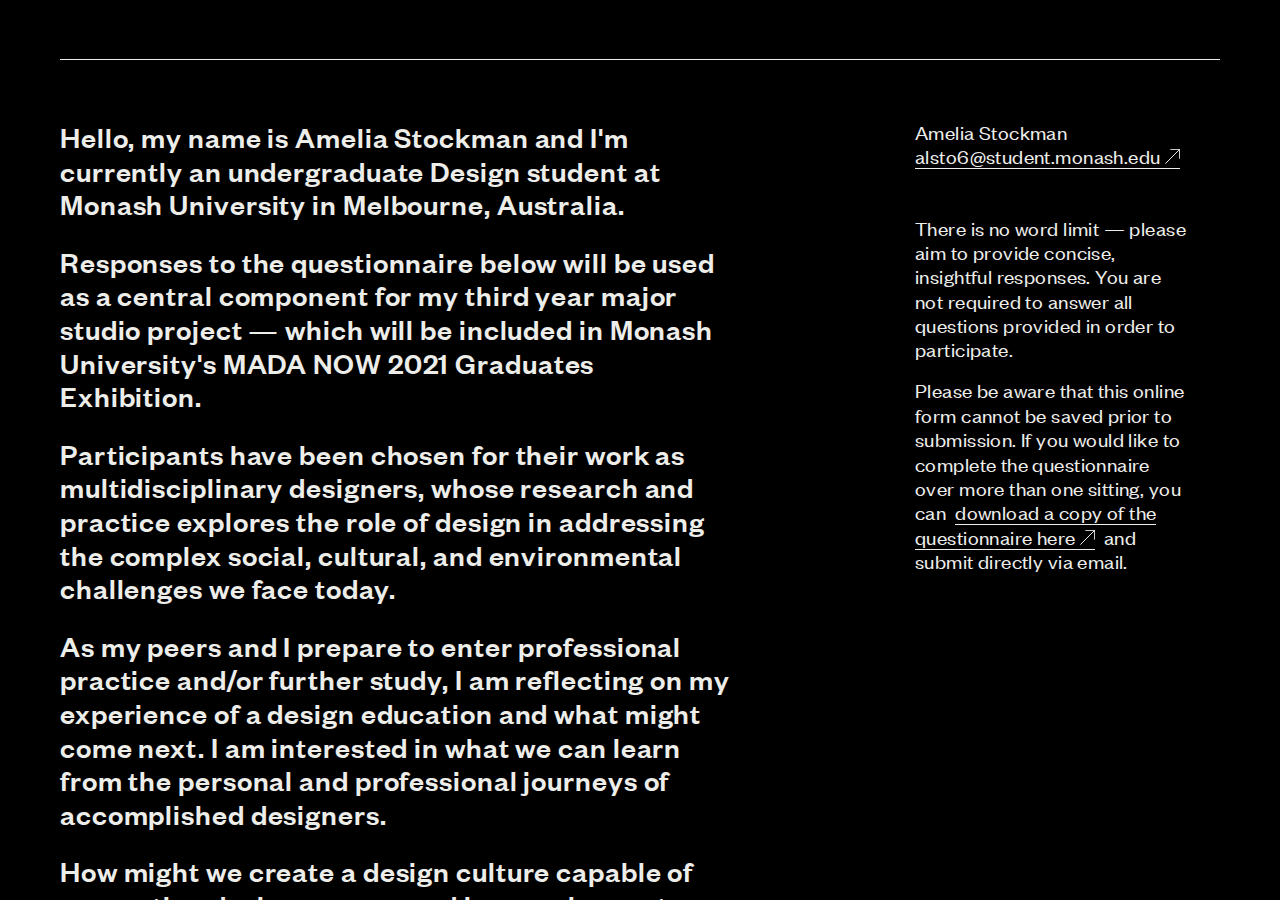
<file: questionnaire/index.html>
<!DOCTYPE html>
<html>
  <head>
    <meta charset="UTF-8">
  	<meta name="viewport" content="width=device-width,initial-scale=1">
    <title>Questionnaire</title>
    <link rel="stylesheet" href="assets/css/reset.css" type="text/css">
  	<link rel="stylesheet" href="assets/css/main.css" type="text/css">
    <link rel="preloader" href="assets/css/fonts/FoundersGroteskWeb-Regular.woff2" as="font" type="font/woff2" crossorigin>
    <link rel="icon" type="image/svg+xml" href="assets/images/favicon.svg">
    <link rel="icon" type="image/png" href="assets/images/favicon.png">
  	<script src="assets/js/jquery-3.4.1.min.js"></script>
  	<script src="assets/js/main.js"></script>
  </head>
  <body>
    <!-- DO NOT REMOVE ABOVE -->
    <!-- start here -->

    <form action="https://formspree.io/f/mknkkknb" method="POST" enctype="multipart/form-data" class="page">
      <div class="line"></div>
      <div class="full">
        <div class="main">
          <p>Hello, my name is Amelia Stockman and I'm currently an undergraduate Design student at Monash University in Melbourne, Australia.</p>

          <p>Responses to the questionnaire below will be used as a central component for my third year major studio project &mdash; which will be included in Monash University's MADA NOW 2021 Graduates Exhibition.</p>

          <p>Participants have been chosen for their work as multidisciplinary designers, whose research and practice explores the role of design in addressing the complex social, cultural, and environmental challenges we face today.</p>

          <p>As my peers and I prepare to enter professional practice and/or further study, I am reflecting on my experience of a design education and what might come next. I am interested in what we can learn from the personal and professional journeys of accomplished designers.</p>

          <p>How might we create a design culture capable of supporting designers engaged in complex systems change? How do we continue to learn and develop as designers? How can we practice design that has the potential to transition us all towards more desirable futures?</p>

          <p>It is my hope that this project will further our curiosity for human-centred design, prefigurative practice, systems-thinking, and design ethics.</p>
        </div>

        <div class="secondary">
          <div class="contact">
            <p class="instructions">Amelia Stockman<br><a class="nowrap" href="mailto:alsto6@student.monash.edu">alsto6@<wbr>student<wbr>.monash<wbr>.edu <svg version="1.1" id="Arrow" xmlns="http://www.w3.org/2000/svg" x="0" y="0" viewBox="0 0 30 30" style="enable-background:new 0 0 30 30" xml:space="preserve"><style>.st0{fill:none;stroke:rgb(237, 237, 234);stroke-miterlimit:10}</style><path class="st0" d="M.7 29.3 29.3.7M10.6.7h18.7v18.7"/></svg></a></p>
          </div>
          <div class="info">
            <p class="instructions">There is no word limit &mdash; please aim to provide concise, insightful responses. You are not required to answer all questions provided in order to participate.</p>
            <p class="instructions">Please be aware that this online form cannot be saved prior to submission. If you would like to complete the questionnaire over more than one sitting, you can&nbsp; <a href="https://drive.google.com/drive/folders/1cCmwyFV-CNNYFwiWe5CpOEY6DptKi0o8?usp=sharing" target="_blank" rel="noopener noreferrer">download a copy of the questionnaire <span class="nowrap">here <svg version="1.1" id="Arrow" xmlns="http://www.w3.org/2000/svg" x="0" y="0" viewBox="0 0 30 30" style="enable-background:new 0 0 30 30" xml:space="preserve"><style>.st0{fill:none;stroke:rgb(237, 237, 234);stroke-miterlimit:10}</style><path class="st0" d="M.7 29.3 29.3.7M10.6.7h18.7v18.7"/></svg></span></a>&nbsp; and submit directly via email.</p>
          </div>
        </div>
      </div>
      
      <div class="left grey">
        <div class="marker m1">Questionnaire:</div>
        <lable class="question" for="fullname">Contact Details</lable>
        <lable for="email"></lable>
      </div>
      <div class="right c1">
        <div class="marker mblack">Answers:</div>
        <input class="answer a1" type="text" name="full-name" id="fullname" placeholder="Full Name" required="" autocomplete="off">
        <input class="answer a1 marExtra" type="email" name="_replyto" id="email" placeholder="Email Address" required="" autocomplete="off">
      </div>

      <div class="left grey">
        <div class="marker m2">01. Question:</div>
        <lable class="question" for="q1">How do you define design?</lable>
      </div>
      <div class="right c2">
        <div class="marker mblack">01. Answer:</div>
        <textarea class="answer a2" name="a1" id="q1" placeholder="..." onkeyup="adjust_textarea(this)"></textarea>
      </div>

      <div class="left grey">
        <div class="marker m3">02. Question:</div>
        <lable class="question" for="q2">How many years have you been a design practitioner? How did you find yourself pursuing a career in this field?</lable>
      </div>
      <div class="right c3">
        <div class="marker mblack">02. Answer:</div>
        <textarea class="answer a3" name="a2" id="q2" placeholder="..." onkeyup="adjust_textarea(this)"></textarea>
      </div>

      <div class="left grey">
        <div class="marker m4">03. Question:</div>
        <lable class="question" for="q3">What is one thing you are proud of designing and one thing you regret designing? Why?</lable>
        <div class="sub">Please use this as an opportunity to speak about your methodologies and the beliefs, principles, and values that inform your design practice.</div>
      </div>
      <div class="right c4">
        <div class="marker mblack">03. Answer:</div>
        <textarea class="answer a4" name="a3" id="q3" placeholder="..." onkeyup="adjust_textarea(this)"></textarea>
      </div>

      <div class="left grey">
        <div class="marker m5">04. Question:</div>
        <lable class="question" for="q4">Please share one thing you’ve learnt from a mentor and one thing you’ve learnt from someone you mentored as a designer.</lable>
      </div>
      <div class="right c5">
        <div class="marker mblack">04. Answer:</div>
        <textarea class="answer a5" name="a4" id="q4" placeholder="..." onkeyup="adjust_textarea(this)"></textarea>
      </div>

      <div class="left grey">
        <div class="marker m6">05. Question:</div>
        <lable class="question" for="q5">What do you wish was taught to more design students, or focused on more heavily in design education?</lable>
      </div>
      <div class="right c6">
        <div class="marker mblack">05. Answer:</div>
        <textarea class="answer a6" name="a5" id="q5" placeholder="..." onkeyup="adjust_textarea(this)"></textarea>
      </div>

      <div class="left grey">
        <div class="marker m7">06. Question:</div>
        <lable class="question" for="q6">Please share a small piece of advice for an *almost* design graduate — it doesn’t have to be the best or most important advice you have, just something that has served you well.</lable>
      </div>
      <div class="right c7">
        <div class="marker mblack">06. Answer:</div>
        <textarea class="answer a7" name="a6" id="q6" placeholder="..." onkeyup="adjust_textarea(this)"></textarea>
      </div>

      <div class="left grey">
        <div class="marker m8">07. Question:</div>
        <lable class="question" for="q7">Please share three reading recommendations. Something you frequently return to, or something you've only recently discovered — books, articles, anything!</lable>
      </div>
      <div class="right c8">
        <div class="marker mblack">07. Answer:</div>
        <textarea class="answer a8" name="a7" id="q7" placeholder="..." onkeyup="adjust_textarea(this)"></textarea>
      </div>

      <div class="left grey">
        <div class="marker m9">08. Question:</div>
        <lable class="question" for="q8">What question about design do you not have the answer/s to yet? What are you currently asking yourself?</lable>
      </div>
      <div class="right c9">
        <div class="marker mblack">08. Answer:</div>
        <textarea class="answer a9" name="a8" id="q8" placeholder="..." onkeyup="adjust_textarea(this)"></textarea>
      </div>

      <div class="left grey">
        <div class="marker m10">09. Question:</div>
        <lable class="question" for="q9">Upload an image that you believe conveys something important to you about design.</lable>
      </div>
      <div class="right c10">
        <div class="marker mblack">09. Answer:</div>
        <input class="answer a10 marExtra" type="file" name="a9" id="q9">
      </div>

      <div class="left grey">
        <div class="marker m11">10. Question:</div>
        <lable class="question" for="q10">Draw a simple self portrait and upload a photo of it. There is no good or bad, just character.</lable>
      </div>
      <div class="right c11">
        <div class="marker mblack">10. Answer:</div>
        <input class="answer a11 marExtra" type="file" name="a10" id="q10">
      </div>

      <div class="left grey">
        <div class="marker m12">Bonus Question:</div>
        <lable class="question" for="qB">What question do you wish I had asked you? And any other comments you'd like to share.</lable>
      </div>
      <div class="right c12">
        <div class="marker mblack">Bonus Answer:</div>
        <textarea class="answer a12" name="aB" id="qB" placeholder="..." onkeyup="adjust_textarea(this)"></textarea>
      </div>

      <div class="blank">
      </div>
      <div class="submission">
        <p class="conditions">I understand that my responses may be included (in part or in full), and appear in Monash Universities’ MADA NOW 2021 Graduates Exhibition, as a component of Amelia Stockman’s CDS3002 Major Project. All contributions will be appropriately credited to their authors.</p>
        <p class="conditions">Thank you for your participation. You will receive confirmation of successful submission to the email address provided in your contact details.</p>
        <button class="submit" type="submit">Submit Answers</button>
      </div>
      <div class="lineB"></div>

    </form>






    <!-- DO NOT REMOVE BELOW -->
    <!-- end here -->
  </body>
</html>
</file>
<file: madlibs/assets/css/main.css>
body {
	font-family: Helvetica,Arial,sans-serif;
	font-size: 42px;
	font-weight: 600;
	line-height: 110%;
	color:#3b235a;
	background-color: #f9fdf7;
}

::-moz-selection { background: #d2cde1; }
::selection { background: #d2cde1; }

a {
	text-decoration: underline;
}

a:visited {
	color:#3b235a;
}

a:hover {
	background-color: #d2cde1;
}

a:active {
	background-color: #d2cde1;
}

.heading {
	position:fixed;
	bottom: 23px;
	right: 230px;
	padding: 10px;
	z-index: 3;
}

#title {
	width: 300px;
}

.imgDan {
	position: fixed;
	bottom: -12px;
	right: 20px;
	cursor: pointer;
	z-index: 3;
}

.bar {
	position:fixed;
	bottom: 23px;
	right: 200px;
	width: 360px;
	height: 127px;
	padding: 30px;
	z-index: 2;
	background-color: #4A2B75;
	border-radius: 7px;
}

img#randomDan {
	height: 300px;
}

.greeting {
	display: inline-block;
}

.transcript {
	padding-left: 60px;
	padding-right: 70px;
	padding-top: 88px;
	padding-bottom: 135px;
}

.insert {
	display: inline-block;
	text-decoration: underline;
	cursor: help;
}

.footer {
	padding-left: 100px;
	padding-bottom: 230px;
	width: 550px;
}

.live {
	position: fixed;
	top: 60px;
	right: 70px;
	width: 160px;
	cursor: pointer;
}

#blinking {
    animation: blinkingDot 1.2s infinite;
}

@keyframes blinkingDot {
    0% 		{   opacity: 100%;}
    49% 	{   opacity: 100%;}
    60% 	{   opacity: 0%;}
    99% 	{   opacity: 0%;}
    100% 	{   opacity: 100%;}
}
</file>
<file: perspective/assets/css/main.css>
html {
	font-size: 8px;
}

body {
	background-color: black;
	font-family: 'Founders Grotesk';
	font-size: 20px;
	color: black;
}

::-moz-selection { 
	background: none; 
	color: rgba(0,0,0,.3);
}
::selection { 
	background: none; 
	color: rgba(0,0,0,.3);
}

@font-face {
    font-family:'Times Now';
    src:url('fonts/TimesNow-ExtraLight.woff2') format('woff2');
	font-style: normal;
	font-weight: 300;
}

@font-face {
    font-family:'Times Now';
    src:url('fonts/TimesNow-ExtraLightItalic.woff2') format('woff2');
	font-style: italic;
	font-weight: 300;
}

@font-face {
    font-family:'Times Now';
    src:url('fonts/TimesNowSemiLight.woff') format('woff2');
	font-style: normal;
	font-weight: 400;
}

@font-face {
    font-family:'Times Now';
    src:url('fonts/TimesNowSemiLightIT.woff') format('woff2');
	font-style: italic;
	font-weight: 400;
}

@font-face {
    font-family:'Founders Grotesk';
    src:url('fonts/FoundersGroteskWeb-Medium.woff2') format('woff2');
	font-style: normal;
	font-weight: bold;
}

@font-face {
    font-family:'Founders Grotesk';
    src:url('fonts/FoundersGroteskWeb-Regular.woff2') format('woff2');
	font-style: normal;
	font-weight: normal;
}

@font-face {
    font-family:'Founders Grotesk';
    src:url('fonts/FoundersGroteskWeb-Light.woff2') format('woff2');
	font-style: normal;
	font-weight: 300;
}

.page {
	display: flex;
	flex-flow: row wrap;
	width: 100vw;
	min-width: 100%;
	height: 100vh;
	min-height: 100%;
}

.home {
	display: flex;
	flex-flow: column nowrap;
	width: calc(100vw - 150px);
	min-width: calc(100vw - 150px);
	height: 100%;
	background-color: snow;
	user-select: none;
	border: solid 1px black;
	border-right: none;
	border-radius: 16px;
	overflow: hidden;
	transition: 1.3s;
}

.home.shrink {
	height: 72px;
}

	.title	{
		max-width: 900px;
		margin-left: 70px;
		margin-top: 104px;
	}

	.line {
		border-top: solid 1px black;
		padding-bottom: 32px;
		width: 96%;
	}

	.FGR-title {
		font-family: 'Founders Grotesk';
		font-weight: normal;
		font-size: 8.8rem;
		line-height: 8.4rem;
	}

	.TNSL-title {
		font-family: 'Times Now';
		font-size: 8.6rem;
		line-height: 8.4rem;
		font-weight: 300;
	}

	.FGR {
		font-family: 'Founders Grotesk';
		font-weight: normal;
		font-size: 8.8rem;
		line-height: 10.2rem;
	}

	.TNSL {
		font-family: 'Times Now';
		font-style: normal;
		font-size: 8.6rem;
		line-height: 10.2rem;
		font-weight: 300;
	}

	.underline {
		padding-bottom: 20px;
		border-bottom: solid 1px black;
	}

	.marker {
		width: 50px;
		height: 50px;
		font-family: 'Founders Grotesk';
		font-weight: bold;
		font-size: 3rem;
		text-align: center;
		user-select: none;
	}

	.main-home {
		position:fixed;
		z-index: 100;
		width: 50px;
		height: 50px;
		padding-top: 24px;
		padding-left: 2px;
		font-family: 'Founders Grotesk';
		font-weight: bold;
		font-size: 3rem;
		text-align: center;
		user-select: none;
		cursor: pointer;
	}

/* ABOUT SECTION*/	

	.about-tab-trigger {
		position:fixed;
		z-index: 0;
		left: 3px;
		bottom: 0px;
		width: 100px;
		height: 50px;
		padding-left: 2px;
		font-family: 'Founders Grotesk';
		font-weight: bold;
		font-size: 3rem;
		text-align: center;
		user-select: none;
		cursor: pointer;
		opacity: 1;
	}

	.about-tab-trigger.none {
		opacity: 0;
	}

	.about-tab-close {
		position: absolute;
		z-index: 3;
		left: 4px;
		top: 12px;
		width: 50px;
		height: 50px;
		font-family: 'Founders Grotesk';
		font-weight: normal;
		font-size: 4.8rem;
		text-align: center;
		user-select: none;
		cursor: pointer;
		-webkit-transform: rotate(-45deg); 
        -moz-transform: rotate(-45deg);    
        transform:rotate(-45deg);
	}

.about-tab {
	position: fixed;
	bottom: 72px;
	left: 0px;
	z-index: 2;
	height: calc(100vh - 72px);
	width: calc(100vw - 150px);
	min-width: calc(100vw - 150px);
	margin-bottom: -100vh;
	transition: 1.3s;
	background-color: snow;
	border: solid 1px black;
	border-right: none;
	border-top: none;
	border-radius: 16px;
}

.about-tab.show {
	bottom: 100vh;
}

	.about-inner {
		width: 100%;
		height: 100%;
		display: flex;
		flex-flow: column nowrap;
		justify-content: flex-end;
		align-items: flex-start;
		overflow-y: scroll;
		padding-top: 70px;
		padding-left: 60px;
		padding-right: 30px;
		gap: 50px;
	}

	.about-inner::-webkit-scrollbar {
		width: 33px;
	}
	.about-inner::-webkit-scrollbar-track {
		background: transparent;
	}
	.about-inner::-webkit-scrollbar-thumb {
		width: 1px;  
		background-color: black;
		border: solid 16px snow;
		border-radius: 16px;
	}

		.about-bold {
			font-family: 'Founders Grotesk';
			font-size: 3.4rem;
			line-height: 3.4rem;
			font-weight: normal;
			user-select: none;
		}

		.about-text {
			width: 100%;
			font-family:'Times Now';
			font-style: normal;
			font-weight: 300;
			font-size: 3.3rem;
			line-height: 3.4rem;
			display: flex;
			flex-flow: column nowrap;
			justify-content: flex-start;
			align-items: flex-start;
			gap: 30px;
		}

		.about-side	{
			width: 100%;
			max-width: 560px;
		}

		.about-copy {
			width: 100%;
			max-width: 560px;
			padding-top: 20px;
			padding-bottom: 24px;
			border-top: solid 1px black;
			font-family: 'Founders Grotesk';
			font-weight: normal;
			font-size: 3rem;
			user-select: none;
		}

/* DESIGNER FULL INTERVIEWS SECTION*/

.section-1 {
	position: fixed;
	top: 0px;
	right: 0px;
	z-index: 10;
	margin-right: calc(-1 * (100vw - 150px));
	transition: 2s;
	width: 100vw;
	height: 100%;
	background-color: #e4c92c;
	border-left: solid 1px black;
	border-top: solid 1px black;
	border-bottom: solid 1px black;
	border-radius: 16px;

	display: flex;
	flex-flow: row nowrap;
	justify-content: flex-start;
	align-items: flex-start;
}

			.section-1.open {
				margin-right: 0px;
				transition: 2s;
			}

			.section-1.pushed {
				margin-right: 0px;
				transition: 2s;
			}

			.section-1.closed {
				margin-right: calc(-1 * (100vw - 150px));
				transition: 2s;
			}

	.section-1-tab {
		width: 50px;
		height: 100%;

		display: flex;
		flex-flow: column nowrap;
		justify-content: flex-end;
		align-items: flex-end;
		cursor: pointer;
	}

	.by-designer {
		width: calc(100% - 150px);
		height: 100%;
		padding: 70px;
		padding-top: 97px;
		padding-left: 20px;

		display: flex;
		flex-flow: column nowrap;
		justify-content: flex-start;
		align-items: flex-start;

		overflow-y: scroll;
	}

		.sub-head-by-designer {
			position: absolute;
			bottom: 0px;
			left: 60px;
			z-index: 11;
			width: 400px;
			height: 50px;
			font-family: 'Founders Grotesk';
			font-weight: bold;
			font-size: 3rem;
			text-align: left;
			user-select: none;
		}

		.wrap {
			display: flex;
			flex-flow: row nowrap;
		}

		.designer {
			height: auto;
			flex-grow: 0;
			cursor: pointer;
			user-select: none;
		}
		
			.dot {
				font-family: 'Times Now';
				font-style: normal;
				font-size: 6rem;
				opacity: 0;
				transition: 0.3s;
				cursor: default;
			}
			
			.dot-hover {
				opacity: 1;
				transition: 0.3s;
			}

	/* INTERVIEWS POP-UP*/

		.interview {
			width: 100vw;
			height: calc(100vh - 1px);
			margin-bottom: -100vh;
			position: absolute;
			bottom: 0px;
			left: 50px;
			z-index: 12;

			background-color: snow;
			border-top: solid 1px black;
			border-left: solid 1px black;
			border-radius: 16px 0px 0px 0px;
			transition: 2s;
		}

		.interview.show {
			margin-bottom: 0px;
			transition: 2s;
		}

			.escape {
				position: absolute;
				top: 24px;
				right: 184px;
				font-family: 'Founders Grotesk';
				font-weight: bold;
				font-size: 3rem;
				line-height: 3rem;
				text-align: center;
				cursor: pointer;
				z-index: 13;
			}

			.interview-name {
				position: absolute;
				top: 24px;
				left: 32px;
				font-family: 'Founders Grotesk';
				font-weight: bold;
				font-size: 3rem;
				line-height: 3rem;
				text-align: center;
				cursor: pointer;
				z-index: 13;
			}
		
			.interview-inner {
				width: calc(100vw - 150px);
				height: 100%;
				margin-right: 100px;
				overflow-y: scroll;
			}

			.interview-inner::-webkit-scrollbar {
				width: 33px;
			}
			.interview-inner::-webkit-scrollbar-track {
				background: transparent;
			}
			.interview-inner::-webkit-scrollbar-thumb {
				width: 1px;  
				background-color: black;
				border: solid 16px snow;
				border-radius: 16px;
			}

			.qa-block {
				display: flex;
				flex-flow: row wrap;
				justify-content: flex-start;
				align-items: baseline;
				align-content: flex-start;
				margin-left: 33px;
				padding-top: 50px;
				padding-bottom: 20px;
				border-bottom: solid 1px black;
			}

			.qa-block.first {
				margin-top: 100px;
			}

			.qa-block.last {
				margin-bottom: 80px;
				border-bottom: none;
			}

				.i-question {
					font-family:'Founders Grotesk';
					font-style: normal;
					font-weight: 300;
					font-size: 3rem;
					line-height: 3.3rem;
					width: 30%;
					padding-left: 50px;
					padding-bottom: 50px;
				}

				.i-answer {
					width: 70%;
				}

					.a-paragraph {
						font-family:'Times Now';
						font-style: normal;
						font-weight: 300;
						font-size: 3.3rem;
						line-height: 3.3rem;
						padding-left: 60px;
						padding-right: 50px;
						padding-bottom: 30px;
					}

					.a-list-title {
						font-family:'Times Now';
						font-style: normal;
						font-weight: 300;
						font-size: 3.3rem;
						line-height: 5rem;
						padding-left: 60px;
						padding-right: 50px;
						padding-bottom: 20px;
					}

					.underline-list {
						padding-bottom: 6px;
						border-bottom: solid 1px black;
					}

					.a-list-item {
						font-family:'Times Now';
						font-style: normal;
						font-weight: 300;
						font-size: 3.3rem;
						line-height: 3.3rem;
						padding-left: 110px;
						padding-right: 50px;
						padding-bottom: 10px;
						text-indent: -30px;
						max-width: 700px;
					}

					.a-list-item.last {
						padding-bottom: 30px;
					}

					.quote {
						font-style: italic;
					}


/* QUESTIONS SECTION*/

.section-2 {
	position: fixed;
	top: 0px;
	right: 0px;
	z-index: 20;
	margin-right: calc(-1 * (100vw - 100px));
	transition: 2s;
	width: 100vw;
	height: 100%;
	background-color: thistle;
	border-left: solid 1px black;
	border-top: solid 1px black;
	border-bottom: solid 1px black;
	border-radius: 16px;

	display: flex;
	flex-flow: row nowrap;
	justify-content: flex-start;
	align-items: flex-start;
}

			.section-2.open {
				margin-right: -50px;
				transition: 2s;
			}

			.section-2.pushed {
				margin-right: -50px;
				transition: 2s;
			}

			.section-2.closed {
				margin-right: calc(-1 * (100vw - 100px));
				transition: 2s;
			}

	.section-2-tab {
		width: 50px;
		height: 100%;

		display: flex;
		flex-flow: column nowrap;
		justify-content: flex-end;
		align-items: flex-end;
		cursor: pointer;
	}

	.by-question {
		width: calc(100% - 150px);
		height: 100%;
		overflow-y: scroll;
		display: flex;
		flex-flow: row wrap;
		justify-content: flex-end;
		align-items: flex-end;
		align-content: flex-end;
	}

	.sub-head-by-question {
		position: absolute;
		bottom: 0px;
		left: 60px;
		z-index: 11;
		width: 400px;
		height: 50px;
		font-family: 'Founders Grotesk';
		font-weight: bold;
		font-size: 3rem;
		text-align: left;
		user-select: none;
	}

	.sub-head-bg-line {
		padding-top: 20px;
		border-top: solid 1px black;
		background-color: thistle;
	}

	.question-inner {
		width: calc(100% - 220px);
		max-width: 1000px;
		height: 100%;
		padding: 70px;
		padding-top: 84px;
		padding-right: 50px;
		display: flex;
		flex-flow: row wrap;
		justify-content: flex-start;
		align-content: flex-start;
		align-items: flex-start;
		overflow-y: scroll;
	}

		.question-inner::-webkit-scrollbar {
			width: 33px;
		}
		.question-inner::-webkit-scrollbar-track {
			background: transparent;
		}
		.question-inner::-webkit-scrollbar-thumb {
			width: 1px;  
			background-color: black;
			border: solid 16px thistle;
			border-radius: 16px;
		}

			.question-trigger {
				display: flex;
				flex-flow: row nowrap;
				justify-content: space-between;
				align-content: space-between;
				align-items:flex-end;

				width: 100%;
				padding-top: 16px;
				padding-bottom: 16px;
				padding-right: 16px;
				border-top: solid 1px black;
				border-bottom: solid 1px black;
				margin-top: -1px;

				font-family:'Founders Grotesk';
				font-style: normal;
				font-weight: 300;
				font-size: 3rem;
				line-height: 3.3rem;
				text-transform: uppercase;

				cursor: pointer;
				user-select: none;
			}

				.question-text {
					width: 80%;
				}

				svg.arrows2 {
					width: auto;
					height: 22px;
					stroke-width: 1;
					margin-bottom: -3px;
					user-select: none;
				}

					.arrow {
						transition: 0.7s;
						transition-delay: 0.3s;
					}

					.arrow.rotate {
						transform: rotate(0.5turn);
						transition: 0.5s;
						transition-delay: 0s;
					}

			.question-content {
				width: 100%;
				max-height: 0px;
				transition: max-height 1s ease-out;

				display: flex;
				flex-flow: row wrap;
				justify-content: flex-start;
				align-content: flex-start;
				align-items:baseline;
				overflow:hidden;
			}

			.question-content.open {
				max-height: 7000px;
				transition: max-height 1s ease-in;
			}

			.lable	{
				width: 60px;
				padding-left: 32px;
				padding-right: 24px;
				font-family:'Founders Grotesk';
				font-style: normal;
				font-weight: 300;
				font-size: 3rem;
				line-height: 3.3rem;
				text-align: right;
				user-select: none;
			}

			.response {
				width: calc(100% - 100px);
				font-family:'Times Now';
				font-style: normal;
				font-weight: 300;
				font-size: 3.3rem;
				line-height: 3.3rem;
				padding-left: 32px;
				padding-right: 32px;
				padding-bottom: 30px;
			}

			.response.pad-top {
				padding-top: 36px;
			}

			.response.pad-end {
				padding-bottom: 44px;
			}

				.r-list-title {
					font-family:'Times Now';
					font-style: normal;
					font-weight: 300;
					font-size: 3.3rem;
					line-height: 5rem;
					padding-top: 30px;
					padding-bottom: 10px;
				}

				.r-list-item {
					font-family:'Times Now';
					font-style: normal;
					font-weight: 300;
					font-size: 3.3rem;
					line-height: 3.3rem;
					padding-bottom: 10px;
					padding-left: 50px;
					padding-right: 50px;
					text-indent: -30px;
					max-width: 700px;
				}

				.r-list-item.last {
					padding-bottom: 30px;
				}


/* LIBRARY SECTION*/

.section-3 {
	position: fixed;
	top: 0px;
	right: 0px;
	z-index: 30;
	margin-right: calc(-1 * (100vw - 50px));
	transition: 2s;
	width: 100vw;
	height: 100%;
	background-color: #f0654c;
	border: solid 1px black;
	border-right: none;
	border-radius: 16px;

	display: flex;
	flex-flow: row nowrap;
	justify-content: flex-start;
	align-items: flex-start;
}

			.section-3.open {
				margin-right: -100px;
				transition: 2s;
			}

			.section-3.closed {
				margin-right: calc(-1 * (100vw - 50px));
				transition: 2s;
			}

	.section-3-tab {
		width: 50px;
		height: 100%;

		display: flex;
		flex-flow: column nowrap;
		justify-content: flex-end;
		align-items: flex-end;
		cursor: pointer;
	}

	.library {
		width: calc(100% - 150px);
		height: 100%;
		display: flex;
		flex-flow: row wrap;
		justify-content: center;
		align-items: flex-start;
		align-content: flex-start;
	}

		.sub-head-library {
			position: absolute;
			bottom: 0px;
			left: 60px;
			z-index: 31;
			width: 400px;
			height: 50px;
			font-family: 'Founders Grotesk';
			font-weight: bold;
			font-size: 3rem;
			text-align: left;
			user-select: none;
		}

		.library-inner {
			width: 100%;
			height: 100%;
			display: flex;
			flex-flow: row nowrap;
			justify-content: flex-start;
			align-content: flex-start;
			align-items: flex-start;
			overflow-y: scroll;
		}

			.library-left {
				width: 50%;
				height: 100%;
				flex-grow: 2;
				padding: 30px;
				display: flex;
				flex-flow: row wrap;
				justify-content: flex-end;
				align-content: flex-start;
				align-items: flex-end;
				gap: 40px 30px;
				border-right: solid 1px black;
				overflow-y: scroll;
			}

				.library-left::-webkit-scrollbar {
					width: 33px;
				}
				.library-left::-webkit-scrollbar-track {
					background: transparent;
				}
				.library-left::-webkit-scrollbar-thumb {
					width: 1px;  
					background-color: black;
					border: solid 16px #f0654c;
					border-radius: 16px;
				}

				img.width {
					display: block;
					width: 100%;
					mix-blend-mode: multiply;
				}
				img.height {
					display: block;
					height: 100%;
					mix-blend-mode: multiply;
				}

				.cover {
					width: 120px;
					border-radius: 2px;
					background-color: #f0654c;
					overflow: hidden;
					transition: 0.6s;
					user-select: none;
					cursor: pointer;
				}
				.video {
					height: 140px;
					border-radius: 2px;
					background-color: #f0654c;
					overflow: hidden;
					transition: 0.6s;
					user-select: none;
					cursor: pointer;
				}
				.video-s {
					height: 160px;
					border-radius: 2px;
					background-color: #f0654c;
					overflow: hidden;
					transition: 0.6s;
					user-select: none;
					cursor: pointer;
				}

				.cover:hover {
					transform: scale(1.1);
				}
				.video:hover {
					transform: scale(1.1);
				}
				.video-s:hover {
					transform: scale(1.1);
				}


			.library-right {
				width: 550px;
				height: 100%;
				overflow-y: scroll;
				padding-top: 22px;
				padding-bottom: 38px;
				padding-left: 40px;
				padding-right: 30px;
			}

				.library-right::-webkit-scrollbar {
					width: 33px;
				}
				.library-right::-webkit-scrollbar-track {
					background: transparent;
				}
				.library-right::-webkit-scrollbar-thumb {
					width: 1px;  
					background-color: black;
					border: solid 16px #f0654c;
					border-radius: 16px;
				}

				.book-wrap {
					width: 100%;
					min-height: 100%;
					font-family:'Times Now';
					font-style: normal;
					font-weight: 300;
					font-size: 3rem;
					line-height: 3rem;

					display: flex;
					flex-flow: column nowrap;
					justify-content: space-between;
					align-items: flex-start;
				}

				.book-wrap.hidden {
					display: none;
				}

					.recommended-by {
						height: 50px;
						font-family: 'Founders Grotesk';
						font-weight: bold;
						font-size: 3rem;
						text-align: left;
						margin-bottom: 160px;
					}

					.book-info {
						width: 100%;
					}

						.book-title{
							font-family: 'Founders Grotesk';
							font-size: 5rem;
							line-height: 6rem;
							font-weight: normal;
							text-decoration: none;
							color: black;
							user-select: none;
							cursor: pointer;
						}

						svg.arrows3 {
							width: auto;
							height: 28px;
							stroke-width: 1;
							margin-bottom: -3px;
							user-select: none;
						}

						.book-sub {
							font-family:'Times Now';
							font-style: normal;
							font-weight: 300;
							font-size: 4.7rem;
						}

						.book-underline	{
							padding-bottom: 3px;
							border-bottom: solid 1px black;
						}

						.book-description {
							font-family:'Times Now';
							font-style: normal;
							font-weight: 300;
							font-size: 3.3rem;
							line-height: 3.3rem;
							margin-top: 34px;
							padding-top: 30px;
							padding-bottom: 30px;
							border-top: solid 1px black;
							border-bottom: solid 1px black;
						}

						.initial {
							font-family:'Founders Grotesk';
							font-style: normal;
							font-weight: 300;
							font-size: 3rem;
							line-height: 3.3rem;
							user-select: none;
						}
</file>
<file: questionnaire/assets/css/main.css>
body {
	background-color:black;
	font-family: 'FoundersGroteskWeb-Medium';
	font-size: 50px;
	line-height: 107%;
	letter-spacing: 0.01em;
	color: black;

	overscroll-behavior-x: none;
}

@font-face {
    font-family:'FoundersGroteskWeb-Regular';
    src:url('fonts/FoundersGroteskWeb-Regular.woff2') format('woff2');
}

@font-face {
    font-family:'FoundersGroteskWeb-Medium';
    src:url('fonts/FoundersGroteskWeb-Medium.woff2') format('woff2');
}

@font-face {
    font-family:'self-modern_italic_web';
    src:url('fonts/self-modern_italic_web.woff2') format('woff2');
}

::-moz-selection {background: #f2a958;}
::selection {background: #f2a958;}

.page {
	width:100vw;
	height: 100vh;
	display: flex; /* This is the flex container/parent */
	flex-flow: row wrap; /* Main Axis: Horizontal */
	overflow: scroll;
}

.full { /* This is for the flex item */
	flex-grow: 1; /* How much space will this item get compared to other items */
	flex-shrink: 1; /* How much space will this item get compared to other items */
	min-width: 100vw; /* Item width (main axis), full viewport width*/
	min-height: calc(100% - 60px); /* Height minus ".line" */
	gap: 44px 60px; /* gap between row and column */

	/* This is for children of this div */
	display: flex;
	flex-flow: row nowrap; /* Main Axis: Horizontal */
	justify-content: space-between;
	align-items: stretch;

	padding: 60px;
	padding-bottom: 80px;
	color: rgb(237, 237, 234);
}

.line {
	border-bottom: solid 1px rgb(237, 237, 234);
	width: 100%;
	margin-top: 59px;
	margin-left: 60px;
	margin-right: 60px;
}

.main {
	flex-basis: 680px;
	flex-grow: 2;
	flex-shrink: 2;

	max-width: 680px;
}

.secondary {
	flex-basis: 275px;
	flex-grow: 0;
	flex-shrink: 0;
	max-width: 320px;
	margin-right: 30px;

	font-family: 'FoundersGroteskWeb-Regular';
	font-size: 21px;
	line-height: 110%;
	letter-spacing: 0.02em;

	/* This is for children of this div */
	display: flex;
	flex-flow: column wrap; /* Main Axis: Vertical */
	justify-content: flex-start;
	align-items: flex-start;
	gap: 10px 20px; /* gap between row and column */
}

.contact {
	margin-bottom: 20px;
}

.info {
	margin-bottom: 20px;
}

a:link {
	color: rgb(237, 237, 234);
	text-decoration: none;
	border-bottom: solid 1px rgb(237, 237, 234);
}

a:visited {
	color: rgb(237, 237, 234);
	text-decoration: none;
	border-bottom: solid 1px rgb(237, 237, 234);
}

a:hover {
	color: rgb(237, 237, 234);
	text-decoration: none;
	background-color: #92bfb1ff;
	border-bottom: solid 1px rgb(237, 237, 234);
}

a:active {
	color: rgb(237, 237, 234);
	text-decoration: none;
	border-bottom: solid 1px rgb(237, 237, 234);
}

svg {
	user-select: none;
}

#Arrow {
	width: 15px;
	height: 15px;
	stroke-width:2px;
}

.nowrap {
	white-space: nowrap;
}

p {
	margin-bottom: 0.8em;
	font-family: 'FoundersGroteskWeb-Medium';
	font-size: 30px;
	line-height: 112%;
	letter-spacing: 0.03em;
}

p.instructions {
	font-family: 'FoundersGroteskWeb-Regular';
	font-size: 21px;
	line-height: 116%;
	letter-spacing: 0.02em;
}

p.conditions {
	font-family: 'FoundersGroteskWeb-Regular';
	font-size: 21px;
	line-height: 116%;
	letter-spacing: 0.02em;
	margin-left: 18px;
	margin-right: 19px;
}

.email-hover:hover {
	background-color: #5ab2a7;
}

/* MEDIA RULES FOR TOP SECTION */

@media  screen and (max-width: 900px) {

	.full {
		flex-flow: row wrap;
	}

	.main {
		flex-basis: 100%;
		flex-grow: 1;
		flex-shrink: 1;
		max-width: 100%;
	}

}

@media  screen and (max-width: 600px) {

	p {
		margin-bottom: 0.8em;
		font-family: 'FoundersGroteskWeb-Medium';
		font-size: 24px;
		line-height: 113%;
		letter-spacing: 0.03em;
	}

	.secondary {
		margin-right: 20px;
	}

}

@media  screen and (max-width: 480px) {

	.full {
		padding: 40px;
		padding-bottom: 80px;
	}

	.line {
		border-bottom: solid 1px rgb(237, 237, 234);
		width: 100%;
		margin-top: 59px;
		margin-left: 40px;
		margin-right: 40px;
	}

	.nowrap {
		white-space: normal;
		overflow-wrap: break-word;
	}

	.secondary {
		flex-basis: 275px;
		flex-grow: 1;
		flex-shrink: 1;
		max-width: 320px;
		margin-right: 20px;
	}
	
}

/* QUESTION SECTION */

.left { /* This is for the flex item */
	flex-grow: 1; /* How much space will this item get compared to other items */
	flex-shrink: 1; /* How much space will this item get compared to other items */
	flex-basis: 455px; /* Minimum width before wrap */
	min-width: 50vw; /* Item width (main axis), keeps 2 per row */

	/* This is for children of this div */
	display: flex;
	flex-flow: column wrap; /* Main Axis: Horizontal */
	justify-content: flex-start;
	align-items: flex-start;
	align-content: flex-start;
}

.right { /* This is for the flex item */
	flex-grow: 1; /* How much space will this item get compared to other items */
	flex-shrink: 1; /* How much space will this item get compared to other items */
	flex-basis: 455px; /* Minimum width before wrap */
	min-width: 50vw; /* Item width (main axis), keeps 2 per row */

	/* This is for children of this div */
	display: flex;
	flex-flow: column wrap; /* Main Axis: Horizontal */
	justify-content: flex-start;
	align-items: flex-start;
}

.c1 {
	background-color: #de4834ff;
}
.c2 {
	background-color: #ed8782ff;
}
.c3 {
	background-color: #2e645cff;
}
.c4 {
	background-color: #3a3335ff;
}
.c5 {
	background-color: #d7be33ff;
}
.c6 {
	background-color: #295939ff;
}
.c7 {
	background-color: #92bfb1ff;
}
.c8 {
	background-color: #64393cff;
}
.c9 {
	background-color: #ed8837ff;
}
.c10 {
	background-color: #A3C5E1;
}
.c11 {
	background-color: #373949;
}
.c12 {
	background-color: #A8B519;
}

.grey {
	background-color:rgb(237, 237, 234);
}

.question {
	margin-top: 10px;
	margin-bottom: 60px;
	margin-left: 60px;
	margin-right: 70px;
	
	font-size: 40px;
	line-height: 110%;
	letter-spacing: 0.02em;
}

.question::-moz-selection {background: rgb(211, 211, 201);}
.question::selection {background: rgb(211, 211, 201);}

.sub {
	margin-top: -25px;
	margin-bottom: 60px;
	margin-left: 60px;
	margin-right: 70px;

	font-family: 'FoundersGroteskWeb-Regular';
	font-size: 30px;
	line-height: 110%;
	letter-spacing: 0.02em;
}

.sub::-moz-selection {background: rgb(211, 211, 201);}
.sub::selection {background: rgb(211, 211, 201);}

.marker {
	margin-top: 40px;
	margin-bottom: 30px;
	margin-left: 40px;
	margin-right: 40px;

	padding-top: 10px;
	padding-bottom: 10px;
	padding-left: 20px;
	padding-right: 20px;

	border-radius: 40px;

	font-family: 'self-modern_italic_web';
	font-size: 22px;
	line-height: 110%;

	-webkit-user-select: none;
	-moz-user-select: none;
	-ms-user-select: none;
	user-select: none; 
}

.m1 {
	border: solid 1px #de4834ff;
	color: #de4834ff;
}
.m2 {
	border: solid 1px #ed8782ff;
	color: #ed8782ff;
}
.m3 {
	border: solid 1px #2e645cff;
	color: #2e645cff;
}
.m4 {
	border: solid 1px #3a3335ff;
	color: #3a3335ff;
}
.m5 {
	border: solid 1px rgb(203, 180, 50);
	color: rgb(203, 180, 50);
}
.m6 {
	border: solid 1px #295939ff;
	color: #295939ff;
}
.m7 {
	border: solid 1px rgb(118, 164, 149);
	color: rgb(118, 164, 149);
}
.m8 {
	border: solid 1px #64393cff;
	color: #64393cff;
}
.m9 {
	border: solid 1px #ed8837ff;
	color: #ed8837ff;
}
.m10 {
	border: solid 1px #82a4c1;
	color: #82a4c1;
}
.m11 {
	border: solid 1px #373949;
	color: #373949;
}
.m12 {
	border: solid 1px #A8B519;
	color: #A8B519;
}
.mblack {
	border: solid 1px black;
	color: black;
}

/* MEDIA RULES FOR QUESTION SECTION */

@media  screen and (max-width: 900px) {

	.question {
		margin-top: 10px;
		margin-bottom: 60px;
		margin-left: 60px;
		margin-right: 70px;
		
		font-size: 30px;
		line-height: 112%;
		letter-spacing: 0.03em;
	}

	.sub {
		margin-top: -40px;
		margin-bottom: 60px;
		margin-left: 60px;
		margin-right: 70px;
	
		font-family: 'FoundersGroteskWeb-Regular';
		font-size: 24px;
		line-height: 110%;
		letter-spacing: 0.02em;
	}

	.marker {
		font-size: 20px;
		line-height: 110%;
	}
}

/* ANSWER SECTION */

input {
	width:calc(100% - 100px);

	margin-top: 0px;
	margin-bottom: 25px;
	margin-left: 50px;
	margin-right: 50px;

	padding-top: 30px;
	padding-bottom: 32px;
	padding-left: 30px;
	padding-right: 30px;

	border: none;
	border-radius: 40px;
	outline: none;
	-webkit-box-shadow: none;
    -moz-box-shadow: none;
    box-shadow: none;
}

input[type="text"] {
	font-family: 'FoundersGroteskWeb-Regular';
	font-size: 30px;
	line-height: 110%;
	letter-spacing: 0.02em; 
}

input[type="email"] {
	font-family: 'FoundersGroteskWeb-Regular';
	font-size: 30px;
	line-height: 110%;
	letter-spacing: 0.02em; 
}

input[type="file"] {
	font-family: 'FoundersGroteskWeb-Regular';
	font-size: 20px;
	letter-spacing: 0.02em; 
	padding-top: 34px;
}

.marExtra {
	margin-bottom: 50px;
}

textarea {
	width: calc(100% - 100px);
	resize: none;

	margin-top: 0px;
	margin-bottom: 50px;
	margin-left: 50px;
	margin-right: 50px;

	padding-top: 30px;
	padding-bottom: 32px;
	padding-left: 30px;
	padding-right: 30px;

	border: none;
	border-radius: 40px;
	outline: none;
	-webkit-box-shadow: none;
    -moz-box-shadow: none;
    box-shadow: none;

	font-family: 'FoundersGroteskWeb-Regular';
	font-size: 30px;
	line-height: 110%;
	letter-spacing: 0.02em;

	-ms-overflow-style: none;
	scrollbar-width: none;
}

textarea::-webkit-scrollbar {
	display: none;
  }

.answer {
	color: black;
}

input.a1 {
	background-color: #e96350;
	max-height: 96px;
}

input.a1:focus {
	background-color: #fb896f;
}

.a1::placeholder {
	font-size: 30px;
	color: #fb896f;
	opacity: 1;
}
.a1:-ms-input-placeholder {
	font-size: 30px;
	color: #fb896f;
	opacity: 1;
}
.a1::-webkit-input-placeholder {
	font-size: 30px;
	color: #fb896f;
	opacity: 1;
}

.a1::-moz-selection {background: #e96350;}
.a1::selection {background: #e96350;}

textarea.a2 {
	background-color: #f2a9a5;
	min-height: 400px;
}

textarea.a2:focus {
	background-color: #fdd8d5;
}

.a2::placeholder {
	font-size: 30px;
	color: #fdd8d5;
	opacity: 1;
}
.a2:-ms-input-placeholder {
	font-size: 30px;
	color: #fdd8d5;
	opacity: 1;
}
.a2::-webkit-input-placeholder {
	font-size: 30px;
	color: #fdd8d5;
	opacity: 1;
}

.a2::-moz-selection {background: #f2a9a5;}
.a2::selection {background: #f2a9a5;}

textarea.a3 {
	background-color: #41847b;
	min-height: 400px;
}

textarea.a3:focus {
	background-color: #5ab2a7;
}

.a3::placeholder {
	font-size: 30px;
	color: #5ab2a7;
	opacity: 1;
}
.a3:-ms-input-placeholder {
	font-size: 30px;
	color: #5ab2a7;
	opacity: 1;
}
.a3::-webkit-input-placeholder {
	font-size: 30px;
	color: #5ab2a7;
	opacity: 1;
}

.a3::-moz-selection {background: #41847b;}
.a3::selection {background: #41847b;}

textarea.a4 {
	background-color: #6c5e62;
	min-height: calc(100% - 170px);
}

.right.c4 {
	min-height: 570px;
}

textarea.a4:focus {
	background-color: #8f8185;
}

.a4::placeholder {
	font-size: 30px;
	color: #8f8185;
	opacity: 1;
}
.a4:-ms-input-placeholder {
	font-size: 30px;
	color: #8f8185;
	opacity: 1;
}
.a4::-webkit-input-placeholder {
	font-size: 30px;
	color: #8f8185;
	opacity: 1;
}

.a4::-moz-selection {background: #6c5e62;}
.a4::selection {background: #6c5e62;}

textarea.a5 {
	background-color: #e5d45a;
	min-height: 400px;
}

textarea.a5:focus {
	background-color: #faf47c;
}

.a5::placeholder {
	font-size: 30px;
	color: #faf47c;
	opacity: 1;
}
.a5:-ms-input-placeholder {
	font-size: 30px;
	color: #faf47c;
	opacity: 1;
}
.a5::-webkit-input-placeholder {
	font-size: 30px;
	color: #faf47c;
	opacity: 1;
}

.a5::-moz-selection {background: #e5d45a;}
.a5::selection {background: #e5d45a;}

textarea.a6 {
	background-color: #407b53;
	min-height: 400px;
}

textarea.a6:focus {
	background-color: #60ae7a;
}

.a6::placeholder {
	font-size: 30px;
	color: #60ae7a;
	opacity: 1;
}
.a6:-ms-input-placeholder {
	font-size: 30px;
	color: #60ae7a;
	opacity: 1;
}
.a6::-webkit-input-placeholder {
	font-size: 30px;
	color: #60ae7a;
	opacity: 1;
}

.a6::-moz-selection {background: #407b53;}
.a6::selection {background: #407b53;}

textarea.a7 {
	background-color: #b4d5cb;
	min-height: calc(100% - 170px);
}

.right.c7 {
	min-height: 570px;
}

textarea.a7:focus {
	background-color: #e1f5f0;
}

.a7::placeholder {
	font-size: 30px;
	color: #e1f5f0;
	opacity: 1;
}
.a7:-ms-input-placeholder {
	font-size: 30px;
	color: #e1f5f0;
	opacity: 1;
}
.a7::-webkit-input-placeholder {
	font-size: 30px;
	color: #e1f5f0;
	opacity: 1;
}

.a7::-moz-selection {background: #b4d5cb;}
.a7::selection {background: #b4d5cb;}

textarea.a8 {
	background-color: #8a545a;
	min-height: calc(100% - 170px);
}

.right.c8 {
	min-height: 570px;
}

textarea.a8:focus {
	background-color: #bb757d;
}

.a8::placeholder {
	font-size: 30px;
	color: #bb757d;
	opacity: 1;
}
.a8:-ms-input-placeholder {
	font-size: 30px;
	color: #bb757d;
	opacity: 1;
}
.a8::-webkit-input-placeholder {
	font-size: 30px;
	color: #bb757d;
	opacity: 1;
}

.a8::-moz-selection {background: #8a545a;}
.a8::selection {background: #8a545a;}

textarea.a9 {
	background-color: #f2a958;
	min-height: 400px;
}

textarea.a9:focus {
	background-color: #fdd87a
}

.a9::placeholder {
	font-size: 30px;
	color: #fdd87a;
	opacity: 1;
}
.a9:-ms-input-placeholder {
	font-size: 30px;
	color: #fdd87a;
	opacity: 1;
}
.a9::-webkit-input-placeholder {
	font-size: 30px;
	color: #fdd87a;
	opacity: 1;
}

.a9::-moz-selection {background: #f2a958;}
.a9::selection {background: #f2a958;}

::-moz-placeholder {
	opacity: 1;
}

input.a10 {
	background-color: #bfd9eb;
}

input.a10:focus {
	background-color: #bfd9eb;
}

input.a11 {
	background-color: #494d61;
}

input.a11:focus {
	background-color: #494d61;
}

textarea.a12 {
	background-color: #c3cc3c;
	min-height: 400px;
}

textarea.a12:focus {
	background-color: #e9ef51;
}

.a12::placeholder {
	font-size: 30px;
	color: #e9ef51;
	opacity: 1;
}
.a12:-ms-input-placeholder {
	font-size: 30px;
	color: #e9ef51;
	opacity: 1;
}
.a12::-webkit-input-placeholder {
	font-size: 30px;
	color: #e9ef51;
	opacity: 1;
}

.a12::-moz-selection {background: #c3cc3c;}
.a12::selection {background: #c3cc3c;}

/* MEDIA RULES FOR ANSWER SECTION */

@media  screen and (max-width: 900px) {

    input {
        padding-top: 26px;
        padding-bottom: 28px;
        padding-left: 26px;
        padding-right: 26px;

		border-radius: 30px;
    }

    input[type="text"] {
        font-family: 'FoundersGroteskWeb-Regular';
        font-size: 24px;
        line-height: 113%;
        letter-spacing: 0.03em; 
    }

    input[type="email"] {
        font-family: 'FoundersGroteskWeb-Regular';
        font-size: 24px;
        line-height: 113%;
        letter-spacing: 0.03em; 
    }

    .marExtra {
        margin-bottom: 50px;
    }
    
    textarea {
        padding-top: 26px;
        padding-bottom: 28px;
        padding-left: 26px;
        padding-right: 26px;
    
        border-radius: 30px;
    
        font-family: 'FoundersGroteskWeb-Regular';
        font-size: 24px;
        line-height: 113%;
        letter-spacing: 0.03em; 
    }

    input.a1 {
        max-height: 68px;
    }
    .a1::placeholder {
        font-size: 24px;
    }
    .a1:-ms-input-placeholder {
        font-size: 24px;
    }
    .a1::-webkit-input-placeholder {
        font-size: 24px;
    }

    textarea.a2 {
        min-height: 400px;
    }
    
    .a2::placeholder {
        font-size: 24px;
    }
    .a2:-ms-input-placeholder {
        font-size: 24px;
    }
    .a2::-webkit-input-placeholder {
        font-size: 24px;
    }

    textarea.a3 {
        min-height: 400px;
    }
    
    .a3::placeholder {
        font-size: 24px;
    }
    .a3:-ms-input-placeholder {
        font-size: 24px;
    }
    .a3::-webkit-input-placeholder {
        font-size: 24px;
    }

    textarea.a4 {
        min-height: 400px;
    }

	.right.c4 {
        height:auto;
    }
    
    .a4::placeholder {
        font-size: 24px;
    }
    .a4:-ms-input-placeholder {
        font-size: 24px;
    }
    .a4::-webkit-input-placeholder {
        font-size: 24px;
    }

    textarea.a5 {
        min-height: 400px;
    }
    
    .a5::placeholder {
        font-size: 24px;
    }
    .a5:-ms-input-placeholder {
        font-size: 24px;
    }
    .a5::-webkit-input-placeholder {
        font-size: 24px;
    }

    textarea.a6 {
        min-height: 400px;
    }
    
    .a6::placeholder {
        font-size: 24px;
    }
    .a6:-ms-input-placeholder {
        font-size: 24px;
    }
    .a6::-webkit-input-placeholder {
        font-size: 24px;
    }

    textarea.a7 {
        min-height: 400px;
    }

    .right.c7 {
        height:auto;
    }
    
    .a7::placeholder {
        font-size: 24px;
    }
    .a7:-ms-input-placeholder {
        font-size: 24px;
    }
    .a7::-webkit-input-placeholder {
        font-size: 24px;
    }

    textarea.a8 {
        min-height: 400px;
    }

    .right.c8 {
        height:auto;
    }
    
    .a8::placeholder {
        font-size: 24px;
    }
    .a8:-ms-input-placeholder {
        font-size: 24px;
    }
    .a8::-webkit-input-placeholder {
        font-size: 24px;
    }

    textarea.a9 {
        min-height: 400px;
    }
    
    .a9::placeholder {
        font-size: 24px;
    }
    .a9:-ms-input-placeholder {
        font-size: 24px;
    }
    .a9::-webkit-input-placeholder {
        font-size: 24px;
    }

    textarea.a10 {
        min-height: 400px;
    }
    
    .a10::placeholder {
        font-size: 24px;
    }
    .a10:-ms-input-placeholder {
        font-size: 24px;
    }
    .a10::-webkit-input-placeholder {
        font-size: 24px;
    }

    textarea.a11 {
        min-height: 400px;
    }
    
    .a11::placeholder {
        font-size: 24px;
    }
    .a11:-ms-input-placeholder {
        font-size: 24px;
    }
    .a11::-webkit-input-placeholder {
        font-size: 24px;
    }

    textarea.a12 {
        min-height: 400px;
    }
    
    .a12::placeholder {
        font-size: 24px;
    }
    .a12:-ms-input-placeholder {
        font-size: 24px;
    }
    .a12::-webkit-input-placeholder {
        font-size: 24px;
    }

}

/* SUBMISSION SECTION */

.blank {
	/* This is for the flex item */
	flex-grow: 1; /* How much space will this item get compared to other items */
	flex-shrink: 1; /* How much space will this item get compared to other items */
	flex-basis: 455px; /* Minimum width before wrap */
	min-width: 50vw; /* Item width (main axis), keeps 2 per row */
}

.submission {/* This is for the flex item */
	flex-grow: 1; /* How much space will this item get compared to other items */
	flex-shrink: 1; /* How much space will this item get compared to other items */
	flex-basis: 455px; /* Minimum width before wrap */
	min-width: 50vw; /* Item width (main axis), keeps 2 per row */

	/* This is for children of this div */
	display: flex;
	flex-flow: column wrap; /* Main Axis: Horizontal */
	justify-content: flex-start;
	align-items: flex-start;

	padding: 60px;
	padding-bottom: 80px;
	color: rgb(237, 237, 234);

	font-family: 'FoundersGroteskWeb-Regular';
	font-size: 21px;
	line-height: 112%;
	letter-spacing: 0.03em;
}

.lineB {
	border-top: solid 1px rgb(237, 237, 234);
	width: 100%;
	margin-bottom: 59px;
	margin-left: 60px;
	margin-right: 60px;
}

button.submit {
	background-color: rgb(237, 237, 234);
	border: solid 1px rgb(237, 237, 234);
	border-radius: 40px;

	margin-top: 26px;
	padding-top: 10px;
	padding-bottom: 10px;
	padding-left: 20px;
	padding-right: 20px;

	font-family: 'self-modern_italic_web';
	font-size: 22px;
	line-height: 24px;
	color: black;
	text-decoration: none;
	text-align: center;

	transition: 0.3s ease-in-out;
	cursor: pointer;
	-webkit-user-select: none;
	-moz-user-select: none;
	-ms-user-select: none;
	user-select: none; 
}

.submit:hover {
	background-color: black;
	border: solid 1px rgb(237, 237, 234);
	color: rgb(237, 237, 234);
}
</file>
